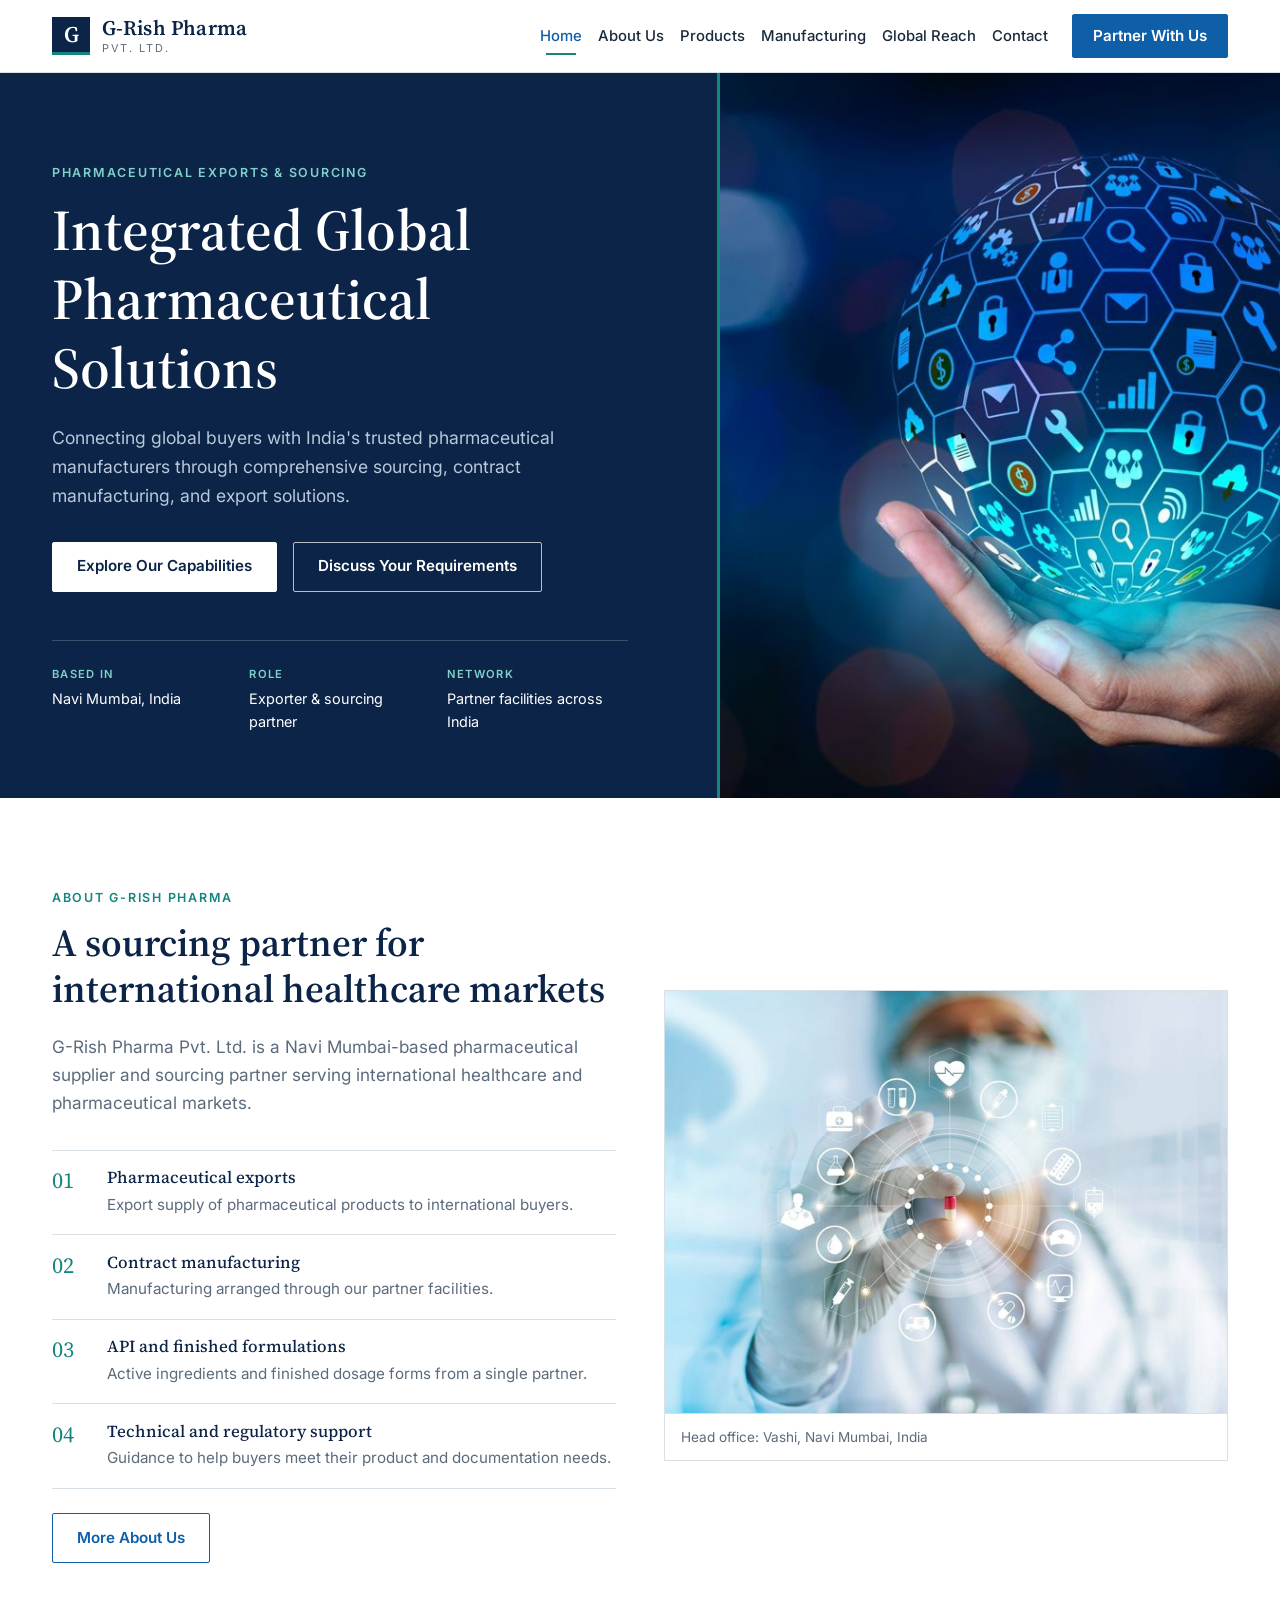
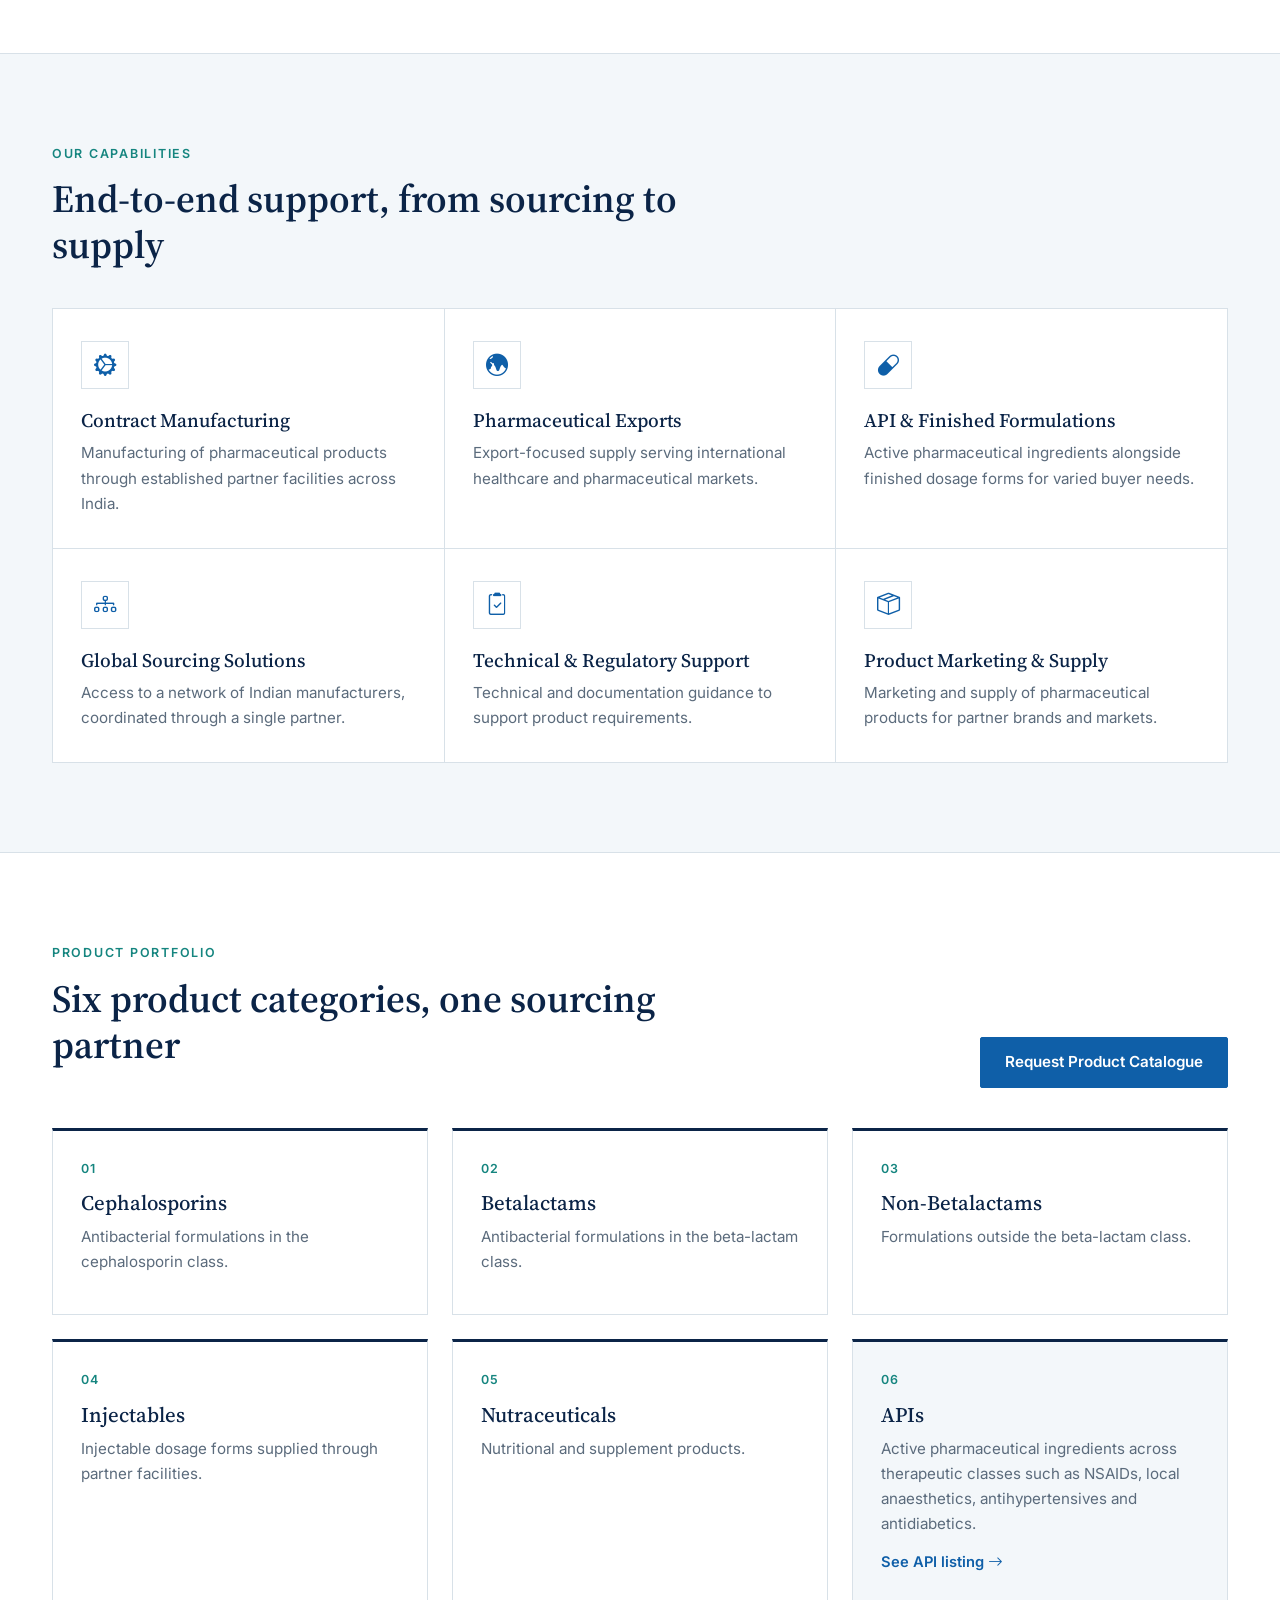
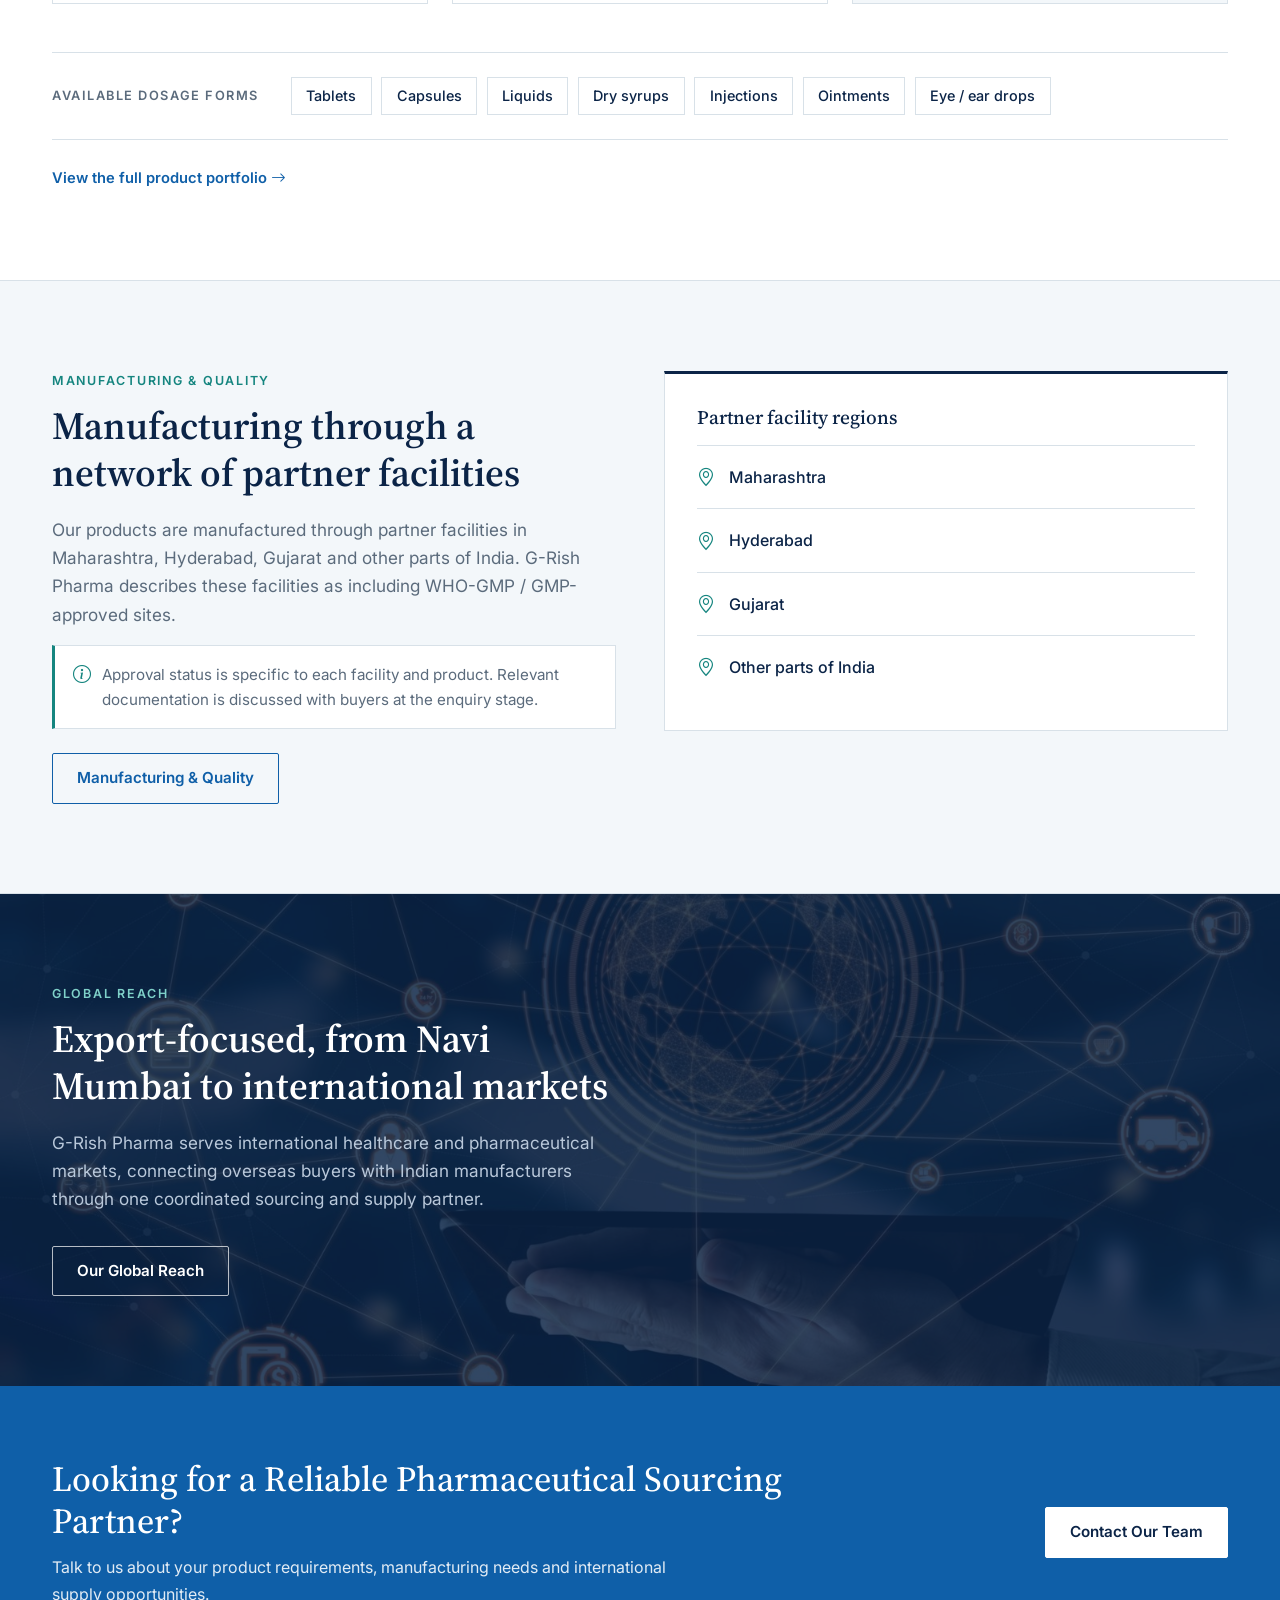
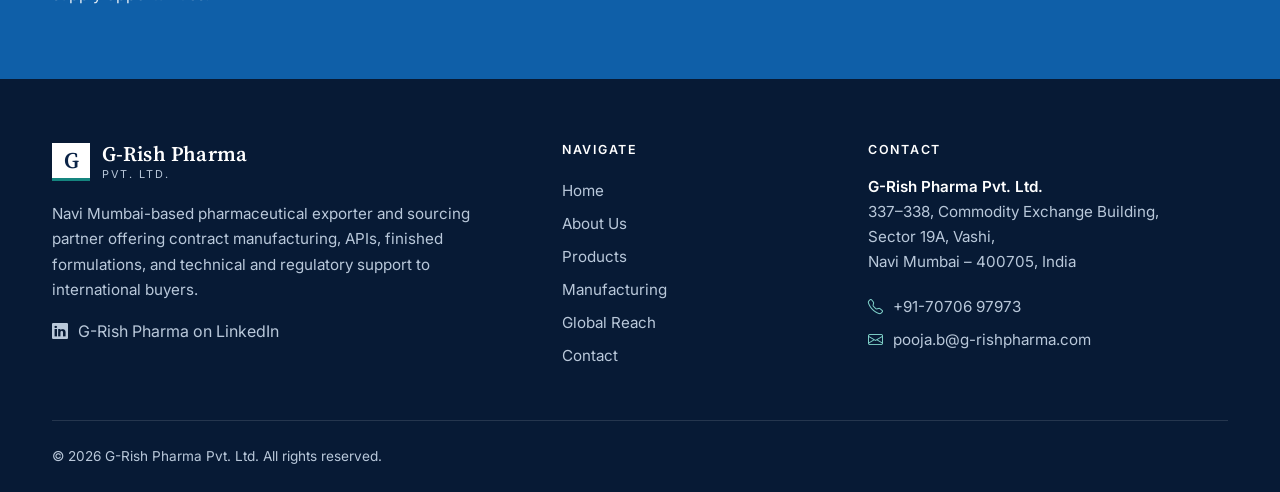
<file: index.html>
<!DOCTYPE html>
<html lang="en">
<head>
  <meta charset="UTF-8">
  <meta name="viewport" content="width=device-width, initial-scale=1">
  <title>G-Rish Pharma Pvt. Ltd. | Integrated Global Pharmaceutical Solutions</title>
  <meta name="description" content="G-Rish Pharma Pvt. Ltd. is a Navi Mumbai-based pharmaceutical exporter and sourcing partner offering contract manufacturing, APIs, finished formulations and export solutions.">
  <meta name="theme-color" content="#0b2447">
  <meta property="og:type" content="website">
  <meta property="og:title" content="G-Rish Pharma Pvt. Ltd. | Integrated Global Pharmaceutical Solutions">
  <meta property="og:description" content="G-Rish Pharma Pvt. Ltd. is a Navi Mumbai-based pharmaceutical exporter and sourcing partner offering contract manufacturing, APIs, finished formulations and export solutions.">
  <meta property="og:image" content="res/hero-global-network.jpg">
  <link rel="icon" href="data:image/svg+xml,%3Csvg xmlns='http://www.w3.org/2000/svg' viewBox='0 0 32 32'%3E%3Crect width='32' height='32' fill='%230b2447'/%3E%3Crect y='28' width='32' height='4' fill='%2315857f'/%3E%3Ctext x='16' y='23' font-family='Georgia,serif' font-size='20' font-weight='bold' text-anchor='middle' fill='white'%3EG%3C/text%3E%3C/svg%3E">
  <link rel="preconnect" href="https://fonts.googleapis.com">
  <link rel="preconnect" href="https://fonts.gstatic.com" crossorigin>
  <link href="https://fonts.googleapis.com/css2?family=Inter:wght@400;500;600&family=Source+Serif+4:opsz,wght@8..60,500;8..60,600&display=swap" rel="stylesheet">
  <link href="https://cdn.jsdelivr.net/npm/bootstrap@5.3.3/dist/css/bootstrap.min.css" rel="stylesheet">
  <link href="https://cdn.jsdelivr.net/npm/bootstrap-icons@1.11.3/font/bootstrap-icons.min.css" rel="stylesheet">
  <link href="css/grish.css" rel="stylesheet">
</head>
<body>
  <a class="skip-link" href="#main">Skip to content</a>
  <header class="site-header">
    <nav class="navbar navbar-expand-lg" aria-label="Primary">
      <div class="container">
        <a class="brand" href="index.html" aria-label="G-Rish Pharma Pvt. Ltd. home">
          <span class="brand__mark" aria-hidden="true">G</span>
          <span class="brand__text"><span class="brand__name">G-Rish Pharma</span><span class="brand__sub">Pvt. Ltd.</span></span>
        </a>
        <button class="navbar-toggler" type="button" data-bs-toggle="collapse" data-bs-target="#mainNav" aria-controls="mainNav" aria-expanded="false" aria-label="Toggle navigation">
          <span class="navbar-toggler-icon"></span>
        </button>
        <div class="collapse navbar-collapse" id="mainNav">
          <ul class="navbar-nav ms-lg-auto align-items-lg-center">
            <li class="nav-item"><a class="nav-link is-active" aria-current="page" href="index.html">Home</a></li>
            <li class="nav-item"><a class="nav-link" href="about.html">About Us</a></li>
            <li class="nav-item"><a class="nav-link" href="products.html">Products</a></li>
            <li class="nav-item"><a class="nav-link" href="manufacturing.html">Manufacturing</a></li>
            <li class="nav-item"><a class="nav-link" href="global-reach.html">Global Reach</a></li>
            <li class="nav-item"><a class="nav-link" href="contact.html">Contact</a></li>
            <li class="nav-item ms-lg-3 mt-3 mt-lg-0"><a class="btn btn-brand w-100" href="contact.html">Partner With Us</a></li>
          </ul>
        </div>
      </div>
    </nav>
  </header>

  <main id="main">
    <section class="hero" aria-labelledby="hero-title">
      <div class="container">
        <div class="row">
          <div class="col-lg-6">
            <div class="hero__content">
              <p class="eyebrow eyebrow--on-dark">Pharmaceutical exports &amp; sourcing</p>
              <h1 id="hero-title" class="hero__title">Integrated Global Pharmaceutical Solutions</h1>
              <p class="hero__lead">Connecting global buyers with India's trusted pharmaceutical manufacturers through comprehensive sourcing, contract manufacturing, and export solutions.</p>
              <div class="d-grid d-sm-flex gap-3">
                <a class="btn btn-light-brand" href="about.html#capabilities">Explore Our Capabilities</a>
                <a class="btn btn-outline-light-brand" href="#">Discuss Your Requirements</a>
              </div>
              <dl class="hero__facts">
                <div><dt>Based in</dt><dd>Navi Mumbai, India</dd></div>
                <div><dt>Role</dt><dd>Exporter &amp; sourcing partner</dd></div>
                <div><dt>Network</dt><dd>Partner facilities across India</dd></div>
              </dl>
            </div>
          </div>
        </div>
      </div>
      <div class="hero__media"><img src="res/hero-global-network.jpg" alt="Hand holding a glowing digital globe representing a global pharmaceutical network" width="1400" height="763" fetchpriority="high"></div>
    </section>

    <section class="section" aria-labelledby="about-title">
      <div class="container">
        <div class="row g-5 align-items-center">
          <div class="col-lg-6">
            <p class="eyebrow">About G-Rish Pharma</p>
            <h2 id="about-title" class="section__title">A sourcing partner for international healthcare markets</h2>
            <p class="lead-text">G-Rish Pharma Pvt. Ltd. is a Navi Mumbai-based pharmaceutical supplier and sourcing partner serving international healthcare and pharmaceutical markets.</p>
            <ul class="check-list">
              <li><span class="check-list__num">01</span><div><h3>Pharmaceutical exports</h3><p>Export supply of pharmaceutical products to international buyers.</p></div></li>
              <li><span class="check-list__num">02</span><div><h3>Contract manufacturing</h3><p>Manufacturing arranged through our partner facilities.</p></div></li>
              <li><span class="check-list__num">03</span><div><h3>API and finished formulations</h3><p>Active ingredients and finished dosage forms from a single partner.</p></div></li>
              <li><span class="check-list__num">04</span><div><h3>Technical and regulatory support</h3><p>Guidance to help buyers meet their product and documentation needs.</p></div></li>
            </ul>
            <a class="btn btn-outline-brand mt-4" href="about.html">More About Us</a>
          </div>
          <div class="col-lg-6">
            <figure class="media-frame"><img src="res/intro-healthcare-technology.jpg" alt="Healthcare professional interacting with a digital medical network interface" width="1200" height="570" loading="lazy"><figcaption>Head office: Vashi, Navi Mumbai, India</figcaption></figure>
          </div>
        </div>
      </div>
    </section>

    <section class="section section--surface" aria-labelledby="cap-title">
      <div class="container">
        <div class="section__head"><p class="eyebrow">Our capabilities</p><h2 id="cap-title" class="section__title">End-to-end support, from sourcing to supply</h2></div>
        <div class="grid-panel">
          <article class="grid-panel__item">
            <i class="bi bi-gear-wide-connected icon-tile" aria-hidden="true"></i>
            <h3>Contract Manufacturing</h3>
            <p>Manufacturing of pharmaceutical products through established partner facilities across India.</p>
          </article>
          <article class="grid-panel__item">
            <i class="bi bi-globe-central-south-asia icon-tile" aria-hidden="true"></i>
            <h3>Pharmaceutical Exports</h3>
            <p>Export-focused supply serving international healthcare and pharmaceutical markets.</p>
          </article>
          <article class="grid-panel__item">
            <i class="bi bi-capsule icon-tile" aria-hidden="true"></i>
            <h3>API &amp; Finished Formulations</h3>
            <p>Active pharmaceutical ingredients alongside finished dosage forms for varied buyer needs.</p>
          </article>
          <article class="grid-panel__item">
            <i class="bi bi-diagram-3 icon-tile" aria-hidden="true"></i>
            <h3>Global Sourcing Solutions</h3>
            <p>Access to a network of Indian manufacturers, coordinated through a single partner.</p>
          </article>
          <article class="grid-panel__item">
            <i class="bi bi-clipboard2-check icon-tile" aria-hidden="true"></i>
            <h3>Technical &amp; Regulatory Support</h3>
            <p>Technical and documentation guidance to support product requirements.</p>
          </article>
          <article class="grid-panel__item">
            <i class="bi bi-box-seam icon-tile" aria-hidden="true"></i>
            <h3>Product Marketing &amp; Supply</h3>
            <p>Marketing and supply of pharmaceutical products for partner brands and markets.</p>
          </article>
        </div>
      </div>
    </section>

    <section class="section" aria-labelledby="prod-title">
      <div class="container">
        <div class="section__head section__head--split">
          <div><p class="eyebrow">Product portfolio</p><h2 id="prod-title" class="section__title">Six product categories, one sourcing partner</h2></div>
          <a class="btn btn-brand" href="mailto:pooja.b@g-rishpharma.com?subject=Product%20Catalogue%20Request&amp;body=Hello%20G-Rish%20Pharma%20team%2C%0A%0APlease%20share%20your%20product%20catalogue.%0A%0ACompany%3A%20%0ACountry%3A%20%0AProducts%20of%20interest%3A%20">Request Product Catalogue</a>
        </div>
        <div class="row g-4">
          <div class="col-md-6 col-lg-4"><article class="cat-card"><span class="cat-card__num">01</span><h3>Cephalosporins</h3><p>Antibacterial formulations in the cephalosporin class.</p></article></div>
          <div class="col-md-6 col-lg-4"><article class="cat-card"><span class="cat-card__num">02</span><h3>Betalactams</h3><p>Antibacterial formulations in the beta-lactam class.</p></article></div>
          <div class="col-md-6 col-lg-4"><article class="cat-card"><span class="cat-card__num">03</span><h3>Non-Betalactams</h3><p>Formulations outside the beta-lactam class.</p></article></div>
          <div class="col-md-6 col-lg-4"><article class="cat-card"><span class="cat-card__num">04</span><h3>Injectables</h3><p>Injectable dosage forms supplied through partner facilities.</p></article></div>
          <div class="col-md-6 col-lg-4"><article class="cat-card"><span class="cat-card__num">05</span><h3>Nutraceuticals</h3><p>Nutritional and supplement products.</p></article></div>
          <div class="col-md-6 col-lg-4"><article class="cat-card cat-card--feature"><span class="cat-card__num">06</span><h3>APIs</h3><p>Active pharmaceutical ingredients across therapeutic classes such as NSAIDs, local anaesthetics, antihypertensives and antidiabetics.</p><a class="text-link" href="products.html#api-list">See API listing <i class="bi bi-arrow-right" aria-hidden="true"></i></a></article></div>
        </div>
        <div class="forms-band">
          <h3 class="forms-band__title">Available dosage forms</h3>
          <ul class="chip-list"><li>Tablets</li><li>Capsules</li><li>Liquids</li><li>Dry syrups</li><li>Injections</li><li>Ointments</li><li>Eye / ear drops</li></ul>
        </div>
        <p class="mt-4 mb-0"><a class="text-link" href="products.html">View the full product portfolio <i class="bi bi-arrow-right" aria-hidden="true"></i></a></p>
      </div>
    </section>

    <section class="section section--surface" aria-labelledby="mfg-title">
      <div class="container">
        <div class="row g-5 align-items-start">
          <div class="col-lg-6">
            <p class="eyebrow">Manufacturing &amp; quality</p>
            <h2 id="mfg-title" class="section__title">Manufacturing through a network of partner facilities</h2>
            <p class="lead-text">Our products are manufactured through partner facilities in Maharashtra, Hyderabad, Gujarat and other parts of India. G-Rish Pharma describes these facilities as including WHO-GMP / GMP-approved sites.</p>
            <p class="note"><i class="bi bi-info-circle" aria-hidden="true"></i><span>Approval status is specific to each facility and product. Relevant documentation is discussed with buyers at the enquiry stage.</span></p>
            <a class="btn btn-outline-brand mt-2" href="manufacturing.html">Manufacturing &amp; Quality</a>
          </div>
          <div class="col-lg-6">
            <div class="region-panel" role="group" aria-label="Partner facility regions">
              <h3 class="region-panel__title">Partner facility regions</h3>
              <ul class="region-list">
                <li><i class="bi bi-geo-alt" aria-hidden="true"></i><span>Maharashtra</span></li>
                <li><i class="bi bi-geo-alt" aria-hidden="true"></i><span>Hyderabad</span></li>
                <li><i class="bi bi-geo-alt" aria-hidden="true"></i><span>Gujarat</span></li>
                <li><i class="bi bi-geo-alt" aria-hidden="true"></i><span>Other parts of India</span></li>
              </ul>
            </div>
          </div>
        </div>
      </div>
    </section>

    <section class="global" aria-labelledby="global-title">
      <img class="global__bg" src="res/global-network.jpg" alt="" width="1600" height="1006" loading="lazy">
      <div class="container"><div class="row"><div class="col-lg-7 col-xl-6">
        <p class="eyebrow eyebrow--on-dark">Global reach</p>
        <h2 id="global-title" class="section__title section__title--light">Export-focused, from Navi Mumbai to international markets</h2>
        <p class="global__text">G-Rish Pharma serves international healthcare and pharmaceutical markets, connecting overseas buyers with Indian manufacturers through one coordinated sourcing and supply partner.</p>
        <a class="btn btn-outline-light-brand mt-3" href="global-reach.html">Our Global Reach</a>
      </div></div></div>
    </section>

    <section class="cta" aria-labelledby="cta-title">
      <div class="container">
        <div class="row align-items-center g-4">
          <div class="col-lg-8">
            <h2 id="cta-title" class="cta__title">Looking for a Reliable Pharmaceutical Sourcing Partner?</h2>
            <p class="cta__text">Talk to us about your product requirements, manufacturing needs and international supply opportunities.</p>
          </div>
          <div class="col-lg-4 text-lg-end">
            <a class="btn btn-light-brand" href="mailto:pooja.b@g-rishpharma.com?subject=Partnership%20enquiry%20-%20G-Rish%20Pharma&amp;body=Hello%20G-Rish%20Pharma%20team%2C%0A%0AI%20would%20like%20to%20discuss%3A%0A-%20Product%20requirements%3A%20%0A-%20Manufacturing%20needs%3A%20%0A-%20Target%20markets%3A%20%0A%0ACompany%3A%20%0AName%3A%20">Contact Our Team</a>
          </div>
        </div>
      </div>
    </section>
  </main>

  <footer class="site-footer">
    <div class="container">
      <div class="row g-5">
        <div class="col-lg-5">
          <a class="brand brand--light" href="index.html" aria-label="G-Rish Pharma Pvt. Ltd. home">
            <span class="brand__mark" aria-hidden="true">G</span>
            <span class="brand__text"><span class="brand__name">G-Rish Pharma</span><span class="brand__sub">Pvt. Ltd.</span></span>
          </a>
          <p class="footer__about">Navi Mumbai-based pharmaceutical exporter and sourcing partner offering contract manufacturing, APIs, finished formulations, and technical and regulatory support to international buyers.</p>
          <a class="footer__social" href="https://www.linkedin.com/company/g-rish-pharma-pvt-ltd/" target="_blank" rel="noopener"><i class="bi bi-linkedin" aria-hidden="true"></i> G-Rish Pharma on LinkedIn</a>
        </div>
        <div class="col-sm-6 col-lg-3">
          <h3 class="footer__title">Navigate</h3>
          <ul class="footer__links">
            <li><a href="index.html">Home</a></li>
            <li><a href="about.html">About Us</a></li>
            <li><a href="products.html">Products</a></li>
            <li><a href="manufacturing.html">Manufacturing</a></li>
            <li><a href="global-reach.html">Global Reach</a></li>
            <li><a href="contact.html">Contact</a></li>
          </ul>
        </div>
        <div class="col-sm-6 col-lg-4">
          <h3 class="footer__title">Contact</h3>
          <address class="footer__address">
            <strong>G-Rish Pharma Pvt. Ltd.</strong><br>
            337–338, Commodity Exchange Building,<br>
            Sector 19A, Vashi,<br>
            Navi Mumbai – 400705, India
          </address>
          <ul class="footer__links footer__links--contact">
            <li><i class="bi bi-telephone" aria-hidden="true"></i><a href="tel:+917070697973">+91-70706 97973</a></li>
            <li><i class="bi bi-envelope" aria-hidden="true"></i><a href="mailto:pooja.b@g-rishpharma.com">pooja.b@g-rishpharma.com</a></li>
          </ul>
        </div>
      </div>
      <div class="footer__bottom"><p>&copy; <span id="year">2026</span> G-Rish Pharma Pvt. Ltd. All rights reserved.</p></div>
    </div>
  </footer>

  <script src="https://cdn.jsdelivr.net/npm/bootstrap@5.3.3/dist/js/bootstrap.bundle.min.js"></script>
  <script src="js/main.js"></script>
</body>
</html>
</file>
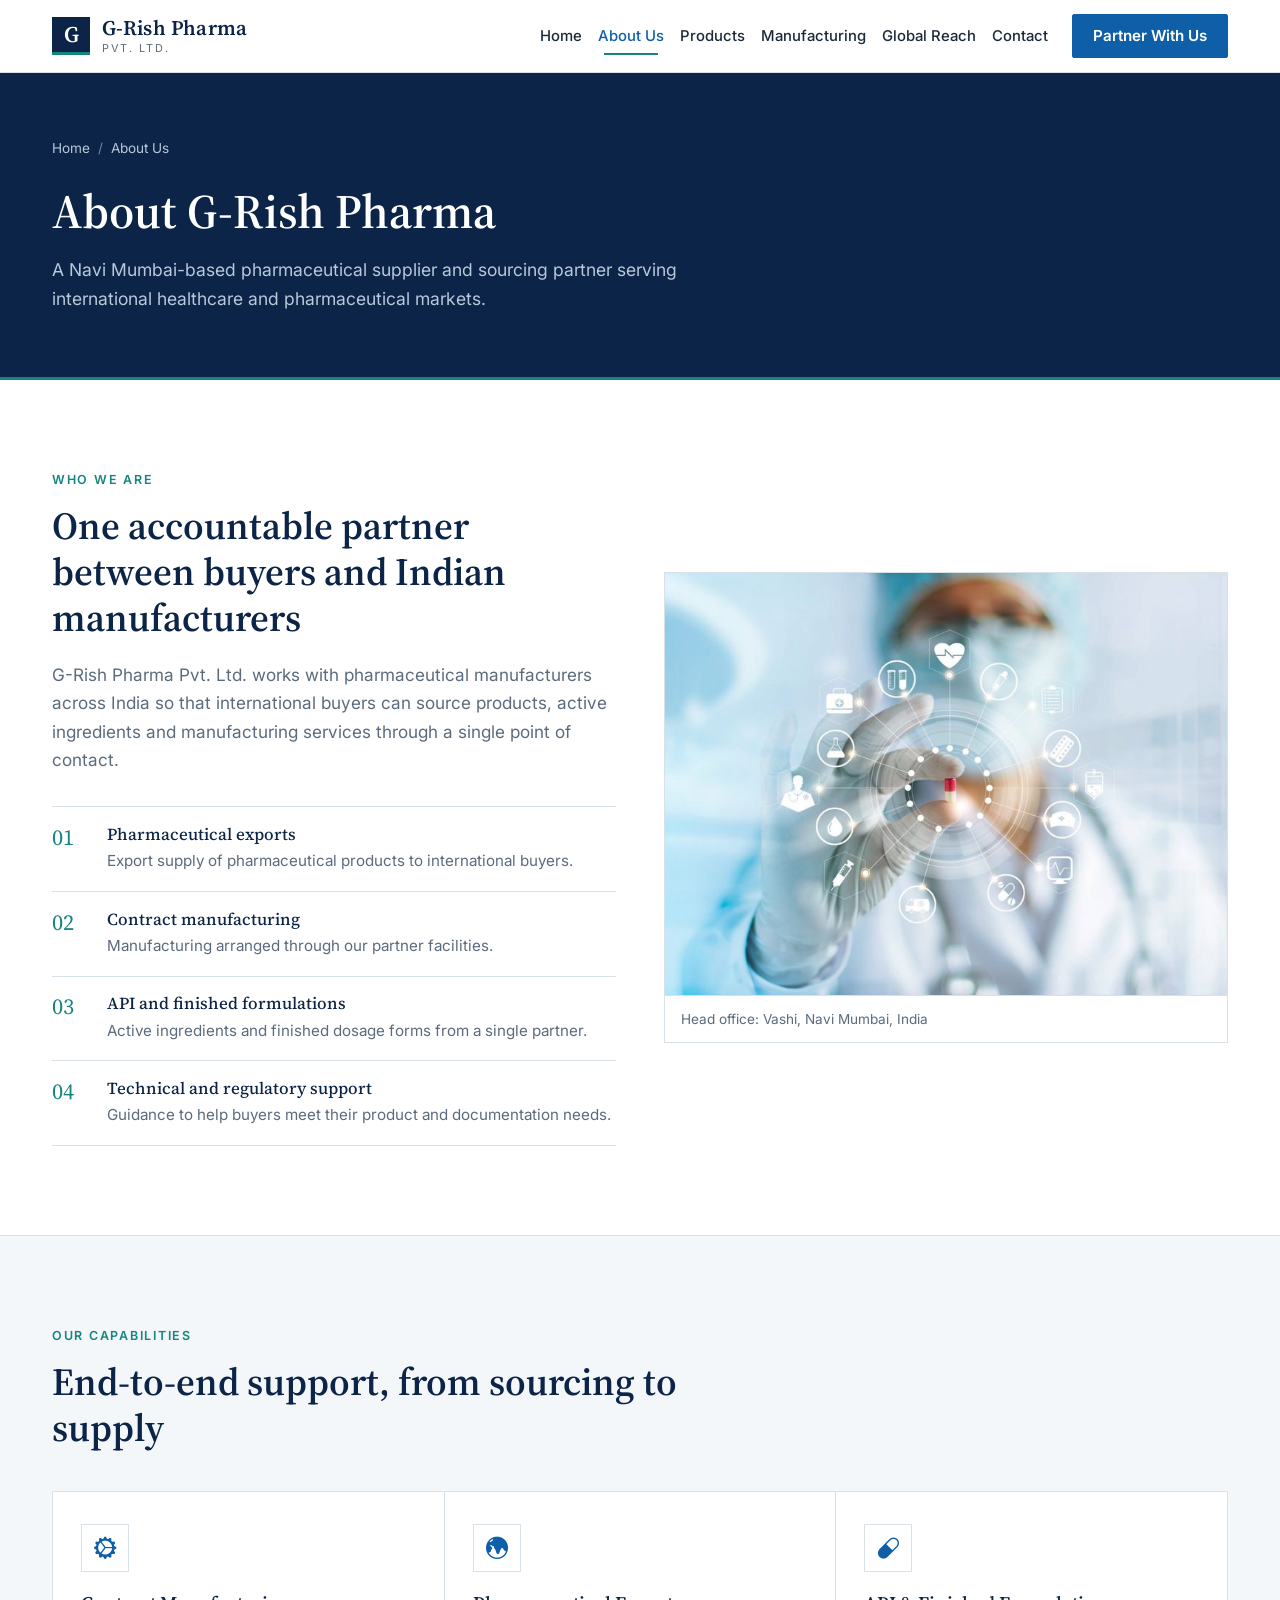
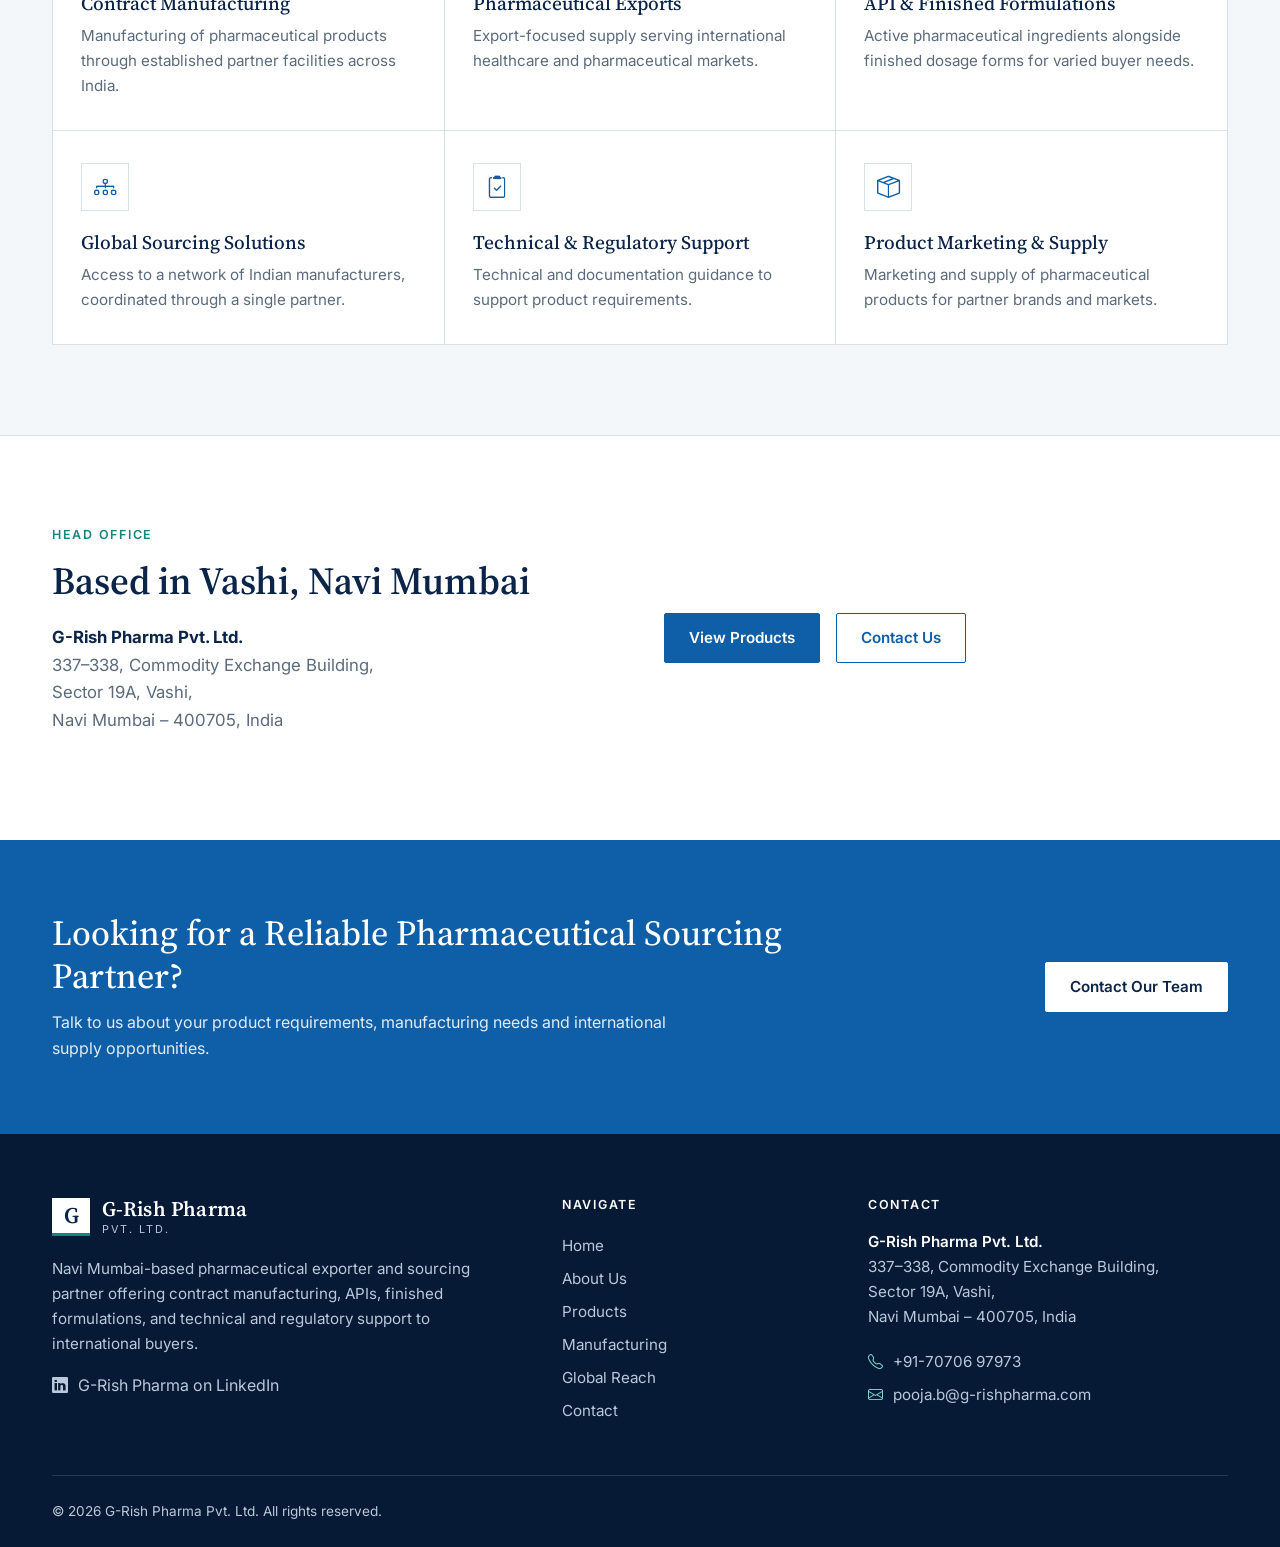
<file: about.html>
<!DOCTYPE html>
<html lang="en">
<head>
  <meta charset="UTF-8">
  <meta name="viewport" content="width=device-width, initial-scale=1">
  <title>About Us | G-Rish Pharma Pvt. Ltd.</title>
  <meta name="description" content="About G-Rish Pharma Pvt. Ltd., a Navi Mumbai-based pharmaceutical supplier and sourcing partner serving international healthcare and pharmaceutical markets.">
  <meta name="theme-color" content="#0b2447">
  <meta property="og:type" content="website">
  <meta property="og:title" content="About Us | G-Rish Pharma Pvt. Ltd.">
  <meta property="og:description" content="About G-Rish Pharma Pvt. Ltd., a Navi Mumbai-based pharmaceutical supplier and sourcing partner serving international healthcare and pharmaceutical markets.">
  <meta property="og:image" content="res/intro-healthcare-technology.jpg">
  <link rel="icon" href="data:image/svg+xml,%3Csvg xmlns='http://www.w3.org/2000/svg' viewBox='0 0 32 32'%3E%3Crect width='32' height='32' fill='%230b2447'/%3E%3Crect y='28' width='32' height='4' fill='%2315857f'/%3E%3Ctext x='16' y='23' font-family='Georgia,serif' font-size='20' font-weight='bold' text-anchor='middle' fill='white'%3EG%3C/text%3E%3C/svg%3E">
  <link rel="preconnect" href="https://fonts.googleapis.com">
  <link rel="preconnect" href="https://fonts.gstatic.com" crossorigin>
  <link href="https://fonts.googleapis.com/css2?family=Inter:wght@400;500;600&family=Source+Serif+4:opsz,wght@8..60,500;8..60,600&display=swap" rel="stylesheet">
  <link href="https://cdn.jsdelivr.net/npm/bootstrap@5.3.3/dist/css/bootstrap.min.css" rel="stylesheet">
  <link href="https://cdn.jsdelivr.net/npm/bootstrap-icons@1.11.3/font/bootstrap-icons.min.css" rel="stylesheet">
  <link href="css/grish.css" rel="stylesheet">
</head>
<body>
  <a class="skip-link" href="#main">Skip to content</a>
  <header class="site-header">
    <nav class="navbar navbar-expand-lg" aria-label="Primary">
      <div class="container">
        <a class="brand" href="index.html" aria-label="G-Rish Pharma Pvt. Ltd. home">
          <span class="brand__mark" aria-hidden="true">G</span>
          <span class="brand__text"><span class="brand__name">G-Rish Pharma</span><span class="brand__sub">Pvt. Ltd.</span></span>
        </a>
        <button class="navbar-toggler" type="button" data-bs-toggle="collapse" data-bs-target="#mainNav" aria-controls="mainNav" aria-expanded="false" aria-label="Toggle navigation">
          <span class="navbar-toggler-icon"></span>
        </button>
        <div class="collapse navbar-collapse" id="mainNav">
          <ul class="navbar-nav ms-lg-auto align-items-lg-center">
            <li class="nav-item"><a class="nav-link" href="index.html">Home</a></li>
            <li class="nav-item"><a class="nav-link is-active" aria-current="page" href="about.html">About Us</a></li>
            <li class="nav-item"><a class="nav-link" href="products.html">Products</a></li>
            <li class="nav-item"><a class="nav-link" href="manufacturing.html">Manufacturing</a></li>
            <li class="nav-item"><a class="nav-link" href="global-reach.html">Global Reach</a></li>
            <li class="nav-item"><a class="nav-link" href="contact.html">Contact</a></li>
            <li class="nav-item ms-lg-3 mt-3 mt-lg-0"><a class="btn btn-brand w-100" href="contact.html">Partner With Us</a></li>
          </ul>
        </div>
      </div>
    </nav>
  </header>

  <main id="main">
    <section class="page-hero" aria-labelledby="page-title">
      <div class="container">
        <nav aria-label="Breadcrumb"><ol class="crumbs"><li><a href="index.html">Home</a></li><li aria-current="page">About Us</li></ol></nav>
        <h1 id="page-title" class="page-hero__title">About G-Rish Pharma</h1>
        <p class="page-hero__lead">A Navi Mumbai-based pharmaceutical supplier and sourcing partner serving international healthcare and pharmaceutical markets.</p>
      </div>
    </section>
    <section class="section" aria-labelledby="who-title">
      <div class="container">
        <div class="row g-5 align-items-center">
          <div class="col-lg-6">
            <p class="eyebrow">Who we are</p>
            <h2 id="who-title" class="section__title">One accountable partner between buyers and Indian manufacturers</h2>
            <p class="lead-text">G-Rish Pharma Pvt. Ltd. works with pharmaceutical manufacturers across India so that international buyers can source products, active ingredients and manufacturing services through a single point of contact.</p>
            <ul class="check-list">
              <li><span class="check-list__num">01</span><div><h3>Pharmaceutical exports</h3><p>Export supply of pharmaceutical products to international buyers.</p></div></li>
              <li><span class="check-list__num">02</span><div><h3>Contract manufacturing</h3><p>Manufacturing arranged through our partner facilities.</p></div></li>
              <li><span class="check-list__num">03</span><div><h3>API and finished formulations</h3><p>Active ingredients and finished dosage forms from a single partner.</p></div></li>
              <li><span class="check-list__num">04</span><div><h3>Technical and regulatory support</h3><p>Guidance to help buyers meet their product and documentation needs.</p></div></li>
            </ul>
          </div>
          <div class="col-lg-6">
            <figure class="media-frame"><img src="res/intro-healthcare-technology.jpg" alt="Healthcare professional interacting with a digital medical network interface" width="1200" height="570" loading="lazy"><figcaption>Head office: Vashi, Navi Mumbai, India</figcaption></figure>
          </div>
        </div>
      </div>
    </section>

    <section class="section section--surface" id="capabilities" aria-labelledby="cap-title">
      <div class="container">
        <div class="section__head"><p class="eyebrow">Our capabilities</p><h2 id="cap-title" class="section__title">End-to-end support, from sourcing to supply</h2></div>
        <div class="grid-panel">
          <article class="grid-panel__item">
            <i class="bi bi-gear-wide-connected icon-tile" aria-hidden="true"></i>
            <h3>Contract Manufacturing</h3>
            <p>Manufacturing of pharmaceutical products through established partner facilities across India.</p>
          </article>
          <article class="grid-panel__item">
            <i class="bi bi-globe-central-south-asia icon-tile" aria-hidden="true"></i>
            <h3>Pharmaceutical Exports</h3>
            <p>Export-focused supply serving international healthcare and pharmaceutical markets.</p>
          </article>
          <article class="grid-panel__item">
            <i class="bi bi-capsule icon-tile" aria-hidden="true"></i>
            <h3>API &amp; Finished Formulations</h3>
            <p>Active pharmaceutical ingredients alongside finished dosage forms for varied buyer needs.</p>
          </article>
          <article class="grid-panel__item">
            <i class="bi bi-diagram-3 icon-tile" aria-hidden="true"></i>
            <h3>Global Sourcing Solutions</h3>
            <p>Access to a network of Indian manufacturers, coordinated through a single partner.</p>
          </article>
          <article class="grid-panel__item">
            <i class="bi bi-clipboard2-check icon-tile" aria-hidden="true"></i>
            <h3>Technical &amp; Regulatory Support</h3>
            <p>Technical and documentation guidance to support product requirements.</p>
          </article>
          <article class="grid-panel__item">
            <i class="bi bi-box-seam icon-tile" aria-hidden="true"></i>
            <h3>Product Marketing &amp; Supply</h3>
            <p>Marketing and supply of pharmaceutical products for partner brands and markets.</p>
          </article>
        </div>
      </div>
    </section>

    <section class="section" aria-labelledby="office-title">
      <div class="container">
        <div class="row g-5">
          <div class="col-lg-6">
            <p class="eyebrow">Head office</p>
            <h2 id="office-title" class="section__title">Based in Vashi, Navi Mumbai</h2>
            <address class="address-block">
              <strong>G-Rish Pharma Pvt. Ltd.</strong><br>
              337–338, Commodity Exchange Building,<br>
              Sector 19A, Vashi,<br>
              Navi Mumbai – 400705, India
            </address>
          </div>
          <div class="col-lg-6 d-flex align-items-center">
            <div class="d-grid d-sm-flex gap-3 w-100">
              <a class="btn btn-brand" href="products.html">View Products</a>
              <a class="btn btn-outline-brand" href="contact.html">Contact Us</a>
            </div>
          </div>
        </div>
      </div>
    </section>

    <section class="cta" aria-labelledby="cta-title">
      <div class="container">
        <div class="row align-items-center g-4">
          <div class="col-lg-8">
            <h2 id="cta-title" class="cta__title">Looking for a Reliable Pharmaceutical Sourcing Partner?</h2>
            <p class="cta__text">Talk to us about your product requirements, manufacturing needs and international supply opportunities.</p>
          </div>
          <div class="col-lg-4 text-lg-end">
            <a class="btn btn-light-brand" href="mailto:pooja.b@g-rishpharma.com?subject=Partnership%20enquiry%20-%20G-Rish%20Pharma&amp;body=Hello%20G-Rish%20Pharma%20team%2C%0A%0AI%20would%20like%20to%20discuss%3A%0A-%20Product%20requirements%3A%20%0A-%20Manufacturing%20needs%3A%20%0A-%20Target%20markets%3A%20%0A%0ACompany%3A%20%0AName%3A%20">Contact Our Team</a>
          </div>
        </div>
      </div>
    </section>
  </main>

  <footer class="site-footer">
    <div class="container">
      <div class="row g-5">
        <div class="col-lg-5">
          <a class="brand brand--light" href="index.html" aria-label="G-Rish Pharma Pvt. Ltd. home">
            <span class="brand__mark" aria-hidden="true">G</span>
            <span class="brand__text"><span class="brand__name">G-Rish Pharma</span><span class="brand__sub">Pvt. Ltd.</span></span>
          </a>
          <p class="footer__about">Navi Mumbai-based pharmaceutical exporter and sourcing partner offering contract manufacturing, APIs, finished formulations, and technical and regulatory support to international buyers.</p>
          <a class="footer__social" href="https://www.linkedin.com/company/g-rish-pharma-pvt-ltd/" target="_blank" rel="noopener"><i class="bi bi-linkedin" aria-hidden="true"></i> G-Rish Pharma on LinkedIn</a>
        </div>
        <div class="col-sm-6 col-lg-3">
          <h3 class="footer__title">Navigate</h3>
          <ul class="footer__links">
            <li><a href="index.html">Home</a></li>
            <li><a href="about.html">About Us</a></li>
            <li><a href="products.html">Products</a></li>
            <li><a href="manufacturing.html">Manufacturing</a></li>
            <li><a href="global-reach.html">Global Reach</a></li>
            <li><a href="contact.html">Contact</a></li>
          </ul>
        </div>
        <div class="col-sm-6 col-lg-4">
          <h3 class="footer__title">Contact</h3>
          <address class="footer__address">
            <strong>G-Rish Pharma Pvt. Ltd.</strong><br>
            337–338, Commodity Exchange Building,<br>
            Sector 19A, Vashi,<br>
            Navi Mumbai – 400705, India
          </address>
          <ul class="footer__links footer__links--contact">
            <li><i class="bi bi-telephone" aria-hidden="true"></i><a href="tel:+917070697973">+91-70706 97973</a></li>
            <li><i class="bi bi-envelope" aria-hidden="true"></i><a href="mailto:pooja.b@g-rishpharma.com">pooja.b@g-rishpharma.com</a></li>
          </ul>
        </div>
      </div>
      <div class="footer__bottom"><p>&copy; <span id="year">2026</span> G-Rish Pharma Pvt. Ltd. All rights reserved.</p></div>
    </div>
  </footer>

  <script src="https://cdn.jsdelivr.net/npm/bootstrap@5.3.3/dist/js/bootstrap.bundle.min.js"></script>
  <script src="js/main.js"></script>
</body>
</html>
</file>
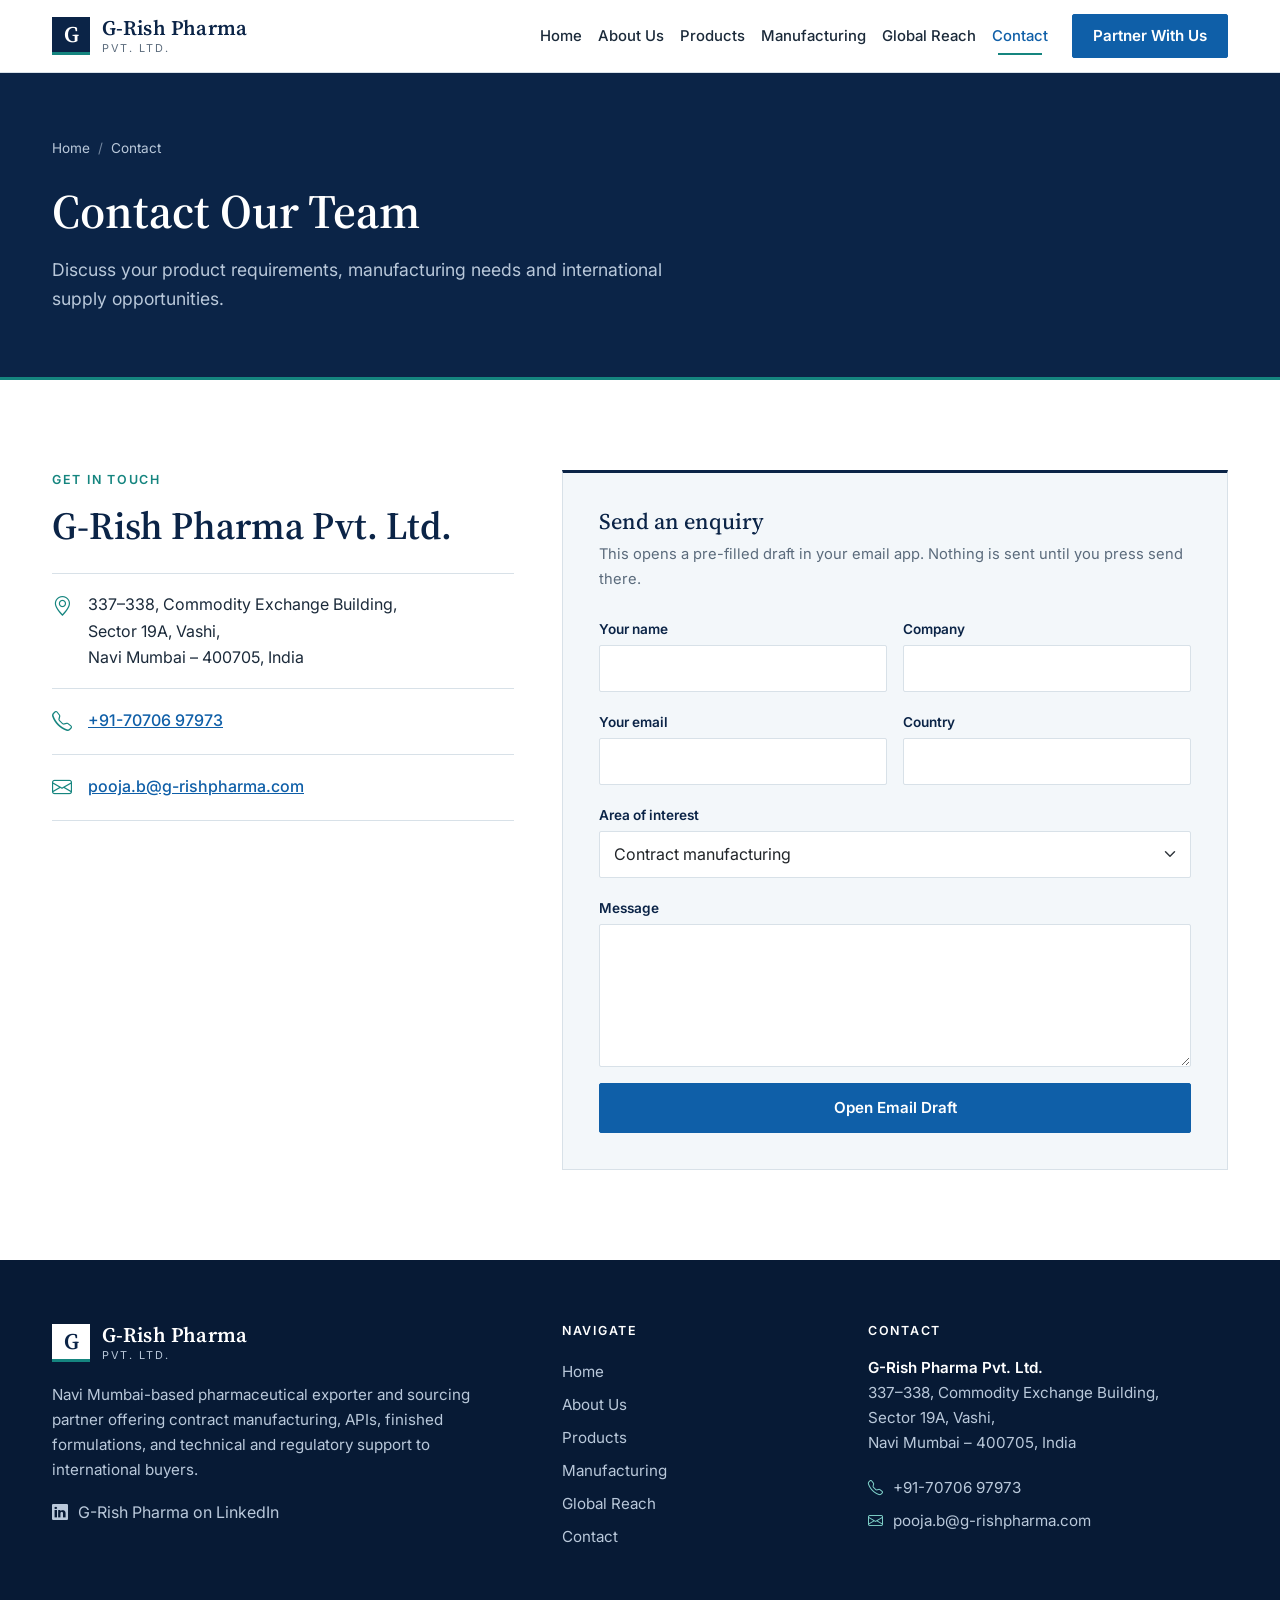
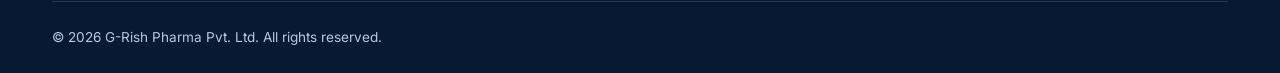
<file: contact.html>
<!DOCTYPE html>
<html lang="en">
<head>
  <meta charset="UTF-8">
  <meta name="viewport" content="width=device-width, initial-scale=1">
  <title>Contact | G-Rish Pharma Pvt. Ltd.</title>
  <meta name="description" content="Contact G-Rish Pharma Pvt. Ltd., Vashi, Navi Mumbai. Telephone +91-70706 97973, email pooja.b@g-rishpharma.com.">
  <meta name="theme-color" content="#0b2447">
  <meta property="og:type" content="website">
  <meta property="og:title" content="Contact | G-Rish Pharma Pvt. Ltd.">
  <meta property="og:description" content="Contact G-Rish Pharma Pvt. Ltd., Vashi, Navi Mumbai. Telephone +91-70706 97973, email pooja.b@g-rishpharma.com.">
  <meta property="og:image" content="res/hero-global-network.jpg">
  <link rel="icon" href="data:image/svg+xml,%3Csvg xmlns='http://www.w3.org/2000/svg' viewBox='0 0 32 32'%3E%3Crect width='32' height='32' fill='%230b2447'/%3E%3Crect y='28' width='32' height='4' fill='%2315857f'/%3E%3Ctext x='16' y='23' font-family='Georgia,serif' font-size='20' font-weight='bold' text-anchor='middle' fill='white'%3EG%3C/text%3E%3C/svg%3E">
  <link rel="preconnect" href="https://fonts.googleapis.com">
  <link rel="preconnect" href="https://fonts.gstatic.com" crossorigin>
  <link href="https://fonts.googleapis.com/css2?family=Inter:wght@400;500;600&family=Source+Serif+4:opsz,wght@8..60,500;8..60,600&display=swap" rel="stylesheet">
  <link href="https://cdn.jsdelivr.net/npm/bootstrap@5.3.3/dist/css/bootstrap.min.css" rel="stylesheet">
  <link href="https://cdn.jsdelivr.net/npm/bootstrap-icons@1.11.3/font/bootstrap-icons.min.css" rel="stylesheet">
  <link href="css/grish.css" rel="stylesheet">
</head>
<body>
  <a class="skip-link" href="#main">Skip to content</a>
  <header class="site-header">
    <nav class="navbar navbar-expand-lg" aria-label="Primary">
      <div class="container">
        <a class="brand" href="index.html" aria-label="G-Rish Pharma Pvt. Ltd. home">
          <span class="brand__mark" aria-hidden="true">G</span>
          <span class="brand__text"><span class="brand__name">G-Rish Pharma</span><span class="brand__sub">Pvt. Ltd.</span></span>
        </a>
        <button class="navbar-toggler" type="button" data-bs-toggle="collapse" data-bs-target="#mainNav" aria-controls="mainNav" aria-expanded="false" aria-label="Toggle navigation">
          <span class="navbar-toggler-icon"></span>
        </button>
        <div class="collapse navbar-collapse" id="mainNav">
          <ul class="navbar-nav ms-lg-auto align-items-lg-center">
            <li class="nav-item"><a class="nav-link" href="index.html">Home</a></li>
            <li class="nav-item"><a class="nav-link" href="about.html">About Us</a></li>
            <li class="nav-item"><a class="nav-link" href="products.html">Products</a></li>
            <li class="nav-item"><a class="nav-link" href="manufacturing.html">Manufacturing</a></li>
            <li class="nav-item"><a class="nav-link" href="global-reach.html">Global Reach</a></li>
            <li class="nav-item"><a class="nav-link is-active" aria-current="page" href="contact.html">Contact</a></li>
            <li class="nav-item ms-lg-3 mt-3 mt-lg-0"><a class="btn btn-brand w-100" href="contact.html">Partner With Us</a></li>
          </ul>
        </div>
      </div>
    </nav>
  </header>

  <main id="main">
    <section class="page-hero" aria-labelledby="page-title">
      <div class="container">
        <nav aria-label="Breadcrumb"><ol class="crumbs"><li><a href="index.html">Home</a></li><li aria-current="page">Contact</li></ol></nav>
        <h1 id="page-title" class="page-hero__title">Contact Our Team</h1>
        <p class="page-hero__lead">Discuss your product requirements, manufacturing needs and international supply opportunities.</p>
      </div>
    </section>
    <section class="section" aria-labelledby="contact-title">
      <div class="container">
        <div class="row g-5">
          <div class="col-lg-5">
            <p class="eyebrow">Get in touch</p>
            <h2 id="contact-title" class="section__title">G-Rish Pharma Pvt. Ltd.</h2>
            <ul class="contact-list">
              <li><i class="bi bi-geo-alt" aria-hidden="true"></i><address>337–338, Commodity Exchange Building,<br>Sector 19A, Vashi,<br>Navi Mumbai – 400705, India</address></li>
              <li><i class="bi bi-telephone" aria-hidden="true"></i><a href="tel:+917070697973">+91-70706 97973</a></li>
              <li><i class="bi bi-envelope" aria-hidden="true"></i><a href="mailto:pooja.b@g-rishpharma.com">pooja.b@g-rishpharma.com</a></li>
            </ul>
          </div>
          <div class="col-lg-7">
            <form class="enquiry" id="enquiry-form" novalidate>
              <h3 class="enquiry__title">Send an enquiry</h3>
              <p class="enquiry__note">This opens a pre-filled draft in your email app. Nothing is sent until you press send there.</p>
              <div class="row g-3">
                <div class="col-sm-6"><label class="form-label" for="f-name">Your name</label><input class="form-control" id="f-name" name="name" type="text" autocomplete="name" required></div>
                <div class="col-sm-6"><label class="form-label" for="f-company">Company</label><input class="form-control" id="f-company" name="company" type="text" autocomplete="organization"></div>
                <div class="col-sm-6"><label class="form-label" for="f-email">Your email</label><input class="form-control" id="f-email" name="email" type="email" autocomplete="email" required></div>
                <div class="col-sm-6"><label class="form-label" for="f-country">Country</label><input class="form-control" id="f-country" name="country" type="text" autocomplete="country-name"></div>
                <div class="col-12"><label class="form-label" for="f-interest">Area of interest</label>
                  <select class="form-select" id="f-interest" name="interest">
                    <option>Contract manufacturing</option><option>Pharmaceutical exports</option><option>APIs</option><option>Finished formulations</option><option>Technical &amp; regulatory support</option><option>Product catalogue</option><option>Other</option>
                  </select></div>
                <div class="col-12"><label class="form-label" for="f-message">Message</label><textarea class="form-control" id="f-message" name="message" rows="5" required></textarea></div>
                <div class="col-12"><p class="form-error" id="form-error" role="alert" hidden></p><button class="btn btn-brand w-100" type="submit">Open Email Draft</button></div>
              </div>
            </form>
          </div>
        </div>
      </div>
    </section>
  </main>

  <footer class="site-footer">
    <div class="container">
      <div class="row g-5">
        <div class="col-lg-5">
          <a class="brand brand--light" href="index.html" aria-label="G-Rish Pharma Pvt. Ltd. home">
            <span class="brand__mark" aria-hidden="true">G</span>
            <span class="brand__text"><span class="brand__name">G-Rish Pharma</span><span class="brand__sub">Pvt. Ltd.</span></span>
          </a>
          <p class="footer__about">Navi Mumbai-based pharmaceutical exporter and sourcing partner offering contract manufacturing, APIs, finished formulations, and technical and regulatory support to international buyers.</p>
          <a class="footer__social" href="https://www.linkedin.com/company/g-rish-pharma-pvt-ltd/" target="_blank" rel="noopener"><i class="bi bi-linkedin" aria-hidden="true"></i> G-Rish Pharma on LinkedIn</a>
        </div>
        <div class="col-sm-6 col-lg-3">
          <h3 class="footer__title">Navigate</h3>
          <ul class="footer__links">
            <li><a href="index.html">Home</a></li>
            <li><a href="about.html">About Us</a></li>
            <li><a href="products.html">Products</a></li>
            <li><a href="manufacturing.html">Manufacturing</a></li>
            <li><a href="global-reach.html">Global Reach</a></li>
            <li><a href="contact.html">Contact</a></li>
          </ul>
        </div>
        <div class="col-sm-6 col-lg-4">
          <h3 class="footer__title">Contact</h3>
          <address class="footer__address">
            <strong>G-Rish Pharma Pvt. Ltd.</strong><br>
            337–338, Commodity Exchange Building,<br>
            Sector 19A, Vashi,<br>
            Navi Mumbai – 400705, India
          </address>
          <ul class="footer__links footer__links--contact">
            <li><i class="bi bi-telephone" aria-hidden="true"></i><a href="tel:+917070697973">+91-70706 97973</a></li>
            <li><i class="bi bi-envelope" aria-hidden="true"></i><a href="mailto:pooja.b@g-rishpharma.com">pooja.b@g-rishpharma.com</a></li>
          </ul>
        </div>
      </div>
      <div class="footer__bottom"><p>&copy; <span id="year">2026</span> G-Rish Pharma Pvt. Ltd. All rights reserved.</p></div>
    </div>
  </footer>

  <script src="https://cdn.jsdelivr.net/npm/bootstrap@5.3.3/dist/js/bootstrap.bundle.min.js"></script>
  <script src="js/main.js"></script>
</body>
</html>
</file>
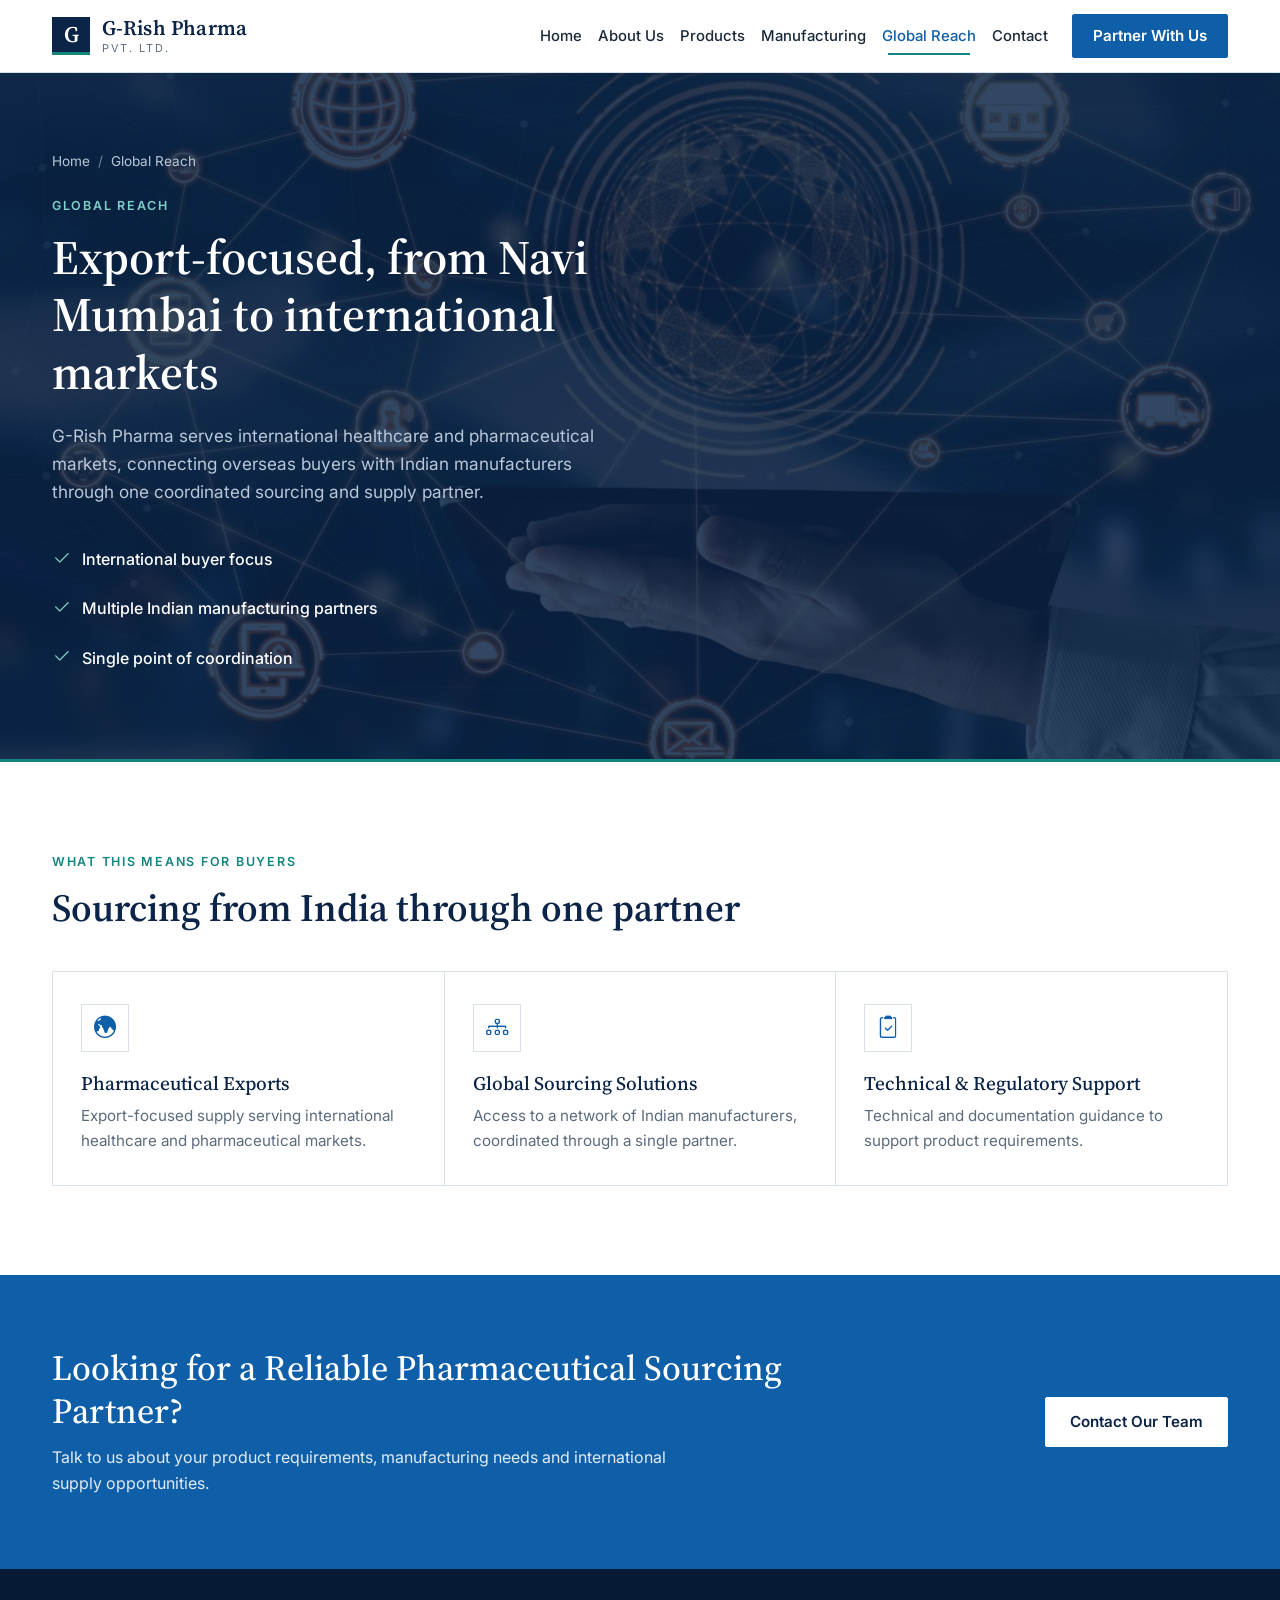
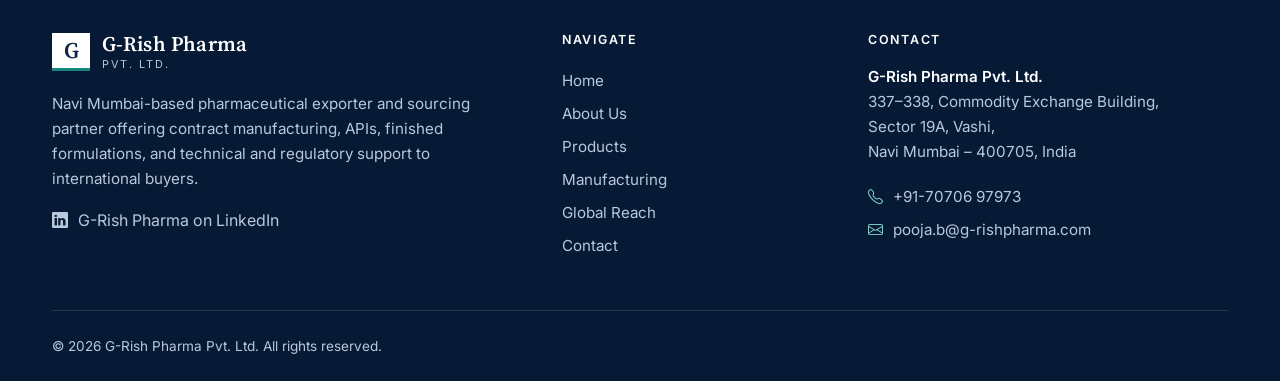
<file: global-reach.html>
<!DOCTYPE html>
<html lang="en">
<head>
  <meta charset="UTF-8">
  <meta name="viewport" content="width=device-width, initial-scale=1">
  <title>Global Reach | G-Rish Pharma Pvt. Ltd.</title>
  <meta name="description" content="G-Rish Pharma is an export-focused pharmaceutical sourcing partner based in Navi Mumbai, serving international healthcare and pharmaceutical markets.">
  <meta name="theme-color" content="#0b2447">
  <meta property="og:type" content="website">
  <meta property="og:title" content="Global Reach | G-Rish Pharma Pvt. Ltd.">
  <meta property="og:description" content="G-Rish Pharma is an export-focused pharmaceutical sourcing partner based in Navi Mumbai, serving international healthcare and pharmaceutical markets.">
  <meta property="og:image" content="res/global-network.jpg">
  <link rel="icon" href="data:image/svg+xml,%3Csvg xmlns='http://www.w3.org/2000/svg' viewBox='0 0 32 32'%3E%3Crect width='32' height='32' fill='%230b2447'/%3E%3Crect y='28' width='32' height='4' fill='%2315857f'/%3E%3Ctext x='16' y='23' font-family='Georgia,serif' font-size='20' font-weight='bold' text-anchor='middle' fill='white'%3EG%3C/text%3E%3C/svg%3E">
  <link rel="preconnect" href="https://fonts.googleapis.com">
  <link rel="preconnect" href="https://fonts.gstatic.com" crossorigin>
  <link href="https://fonts.googleapis.com/css2?family=Inter:wght@400;500;600&family=Source+Serif+4:opsz,wght@8..60,500;8..60,600&display=swap" rel="stylesheet">
  <link href="https://cdn.jsdelivr.net/npm/bootstrap@5.3.3/dist/css/bootstrap.min.css" rel="stylesheet">
  <link href="https://cdn.jsdelivr.net/npm/bootstrap-icons@1.11.3/font/bootstrap-icons.min.css" rel="stylesheet">
  <link href="css/grish.css" rel="stylesheet">
</head>
<body>
  <a class="skip-link" href="#main">Skip to content</a>
  <header class="site-header">
    <nav class="navbar navbar-expand-lg" aria-label="Primary">
      <div class="container">
        <a class="brand" href="index.html" aria-label="G-Rish Pharma Pvt. Ltd. home">
          <span class="brand__mark" aria-hidden="true">G</span>
          <span class="brand__text"><span class="brand__name">G-Rish Pharma</span><span class="brand__sub">Pvt. Ltd.</span></span>
        </a>
        <button class="navbar-toggler" type="button" data-bs-toggle="collapse" data-bs-target="#mainNav" aria-controls="mainNav" aria-expanded="false" aria-label="Toggle navigation">
          <span class="navbar-toggler-icon"></span>
        </button>
        <div class="collapse navbar-collapse" id="mainNav">
          <ul class="navbar-nav ms-lg-auto align-items-lg-center">
            <li class="nav-item"><a class="nav-link" href="index.html">Home</a></li>
            <li class="nav-item"><a class="nav-link" href="about.html">About Us</a></li>
            <li class="nav-item"><a class="nav-link" href="products.html">Products</a></li>
            <li class="nav-item"><a class="nav-link" href="manufacturing.html">Manufacturing</a></li>
            <li class="nav-item"><a class="nav-link is-active" aria-current="page" href="global-reach.html">Global Reach</a></li>
            <li class="nav-item"><a class="nav-link" href="contact.html">Contact</a></li>
            <li class="nav-item ms-lg-3 mt-3 mt-lg-0"><a class="btn btn-brand w-100" href="contact.html">Partner With Us</a></li>
          </ul>
        </div>
      </div>
    </nav>
  </header>

  <main id="main">
    <section class="global global--page" aria-labelledby="page-title">
      <img class="global__bg" src="res/global-network.jpg" alt="" width="1600" height="1006" fetchpriority="high">
      <div class="container">
        <nav aria-label="Breadcrumb"><ol class="crumbs crumbs--light"><li><a href="index.html">Home</a></li><li aria-current="page">Global Reach</li></ol></nav>
        <div class="row"><div class="col-lg-7 col-xl-6">
          <p class="eyebrow eyebrow--on-dark">Global reach</p>
          <h1 id="page-title" class="section__title section__title--light page-hero__title">Export-focused, from Navi Mumbai to international markets</h1>
          <p class="global__text">G-Rish Pharma serves international healthcare and pharmaceutical markets, connecting overseas buyers with Indian manufacturers through one coordinated sourcing and supply partner.</p>
            <ul class="global__points">
              <li><i class="bi bi-check2" aria-hidden="true"></i>International buyer focus</li>
              <li><i class="bi bi-check2" aria-hidden="true"></i>Multiple Indian manufacturing partners</li>
              <li><i class="bi bi-check2" aria-hidden="true"></i>Single point of coordination</li>
            </ul>
        </div></div>
      </div>
    </section>

    <section class="section" aria-labelledby="serve-title">
      <div class="container">
        <div class="section__head"><p class="eyebrow">What this means for buyers</p><h2 id="serve-title" class="section__title">Sourcing from India through one partner</h2></div>
        <div class="grid-panel">
          <article class="grid-panel__item"><i class="bi bi-globe-central-south-asia icon-tile" aria-hidden="true"></i><h3>Pharmaceutical Exports</h3><p>Export-focused supply serving international healthcare and pharmaceutical markets.</p></article>
          <article class="grid-panel__item"><i class="bi bi-diagram-3 icon-tile" aria-hidden="true"></i><h3>Global Sourcing Solutions</h3><p>Access to a network of Indian manufacturers, coordinated through a single partner.</p></article>
          <article class="grid-panel__item"><i class="bi bi-clipboard2-check icon-tile" aria-hidden="true"></i><h3>Technical &amp; Regulatory Support</h3><p>Technical and documentation guidance to support product requirements.</p></article>
        </div>
      </div>
    </section>

    <section class="cta" aria-labelledby="cta-title">
      <div class="container">
        <div class="row align-items-center g-4">
          <div class="col-lg-8">
            <h2 id="cta-title" class="cta__title">Looking for a Reliable Pharmaceutical Sourcing Partner?</h2>
            <p class="cta__text">Talk to us about your product requirements, manufacturing needs and international supply opportunities.</p>
          </div>
          <div class="col-lg-4 text-lg-end">
            <a class="btn btn-light-brand" href="mailto:pooja.b@g-rishpharma.com?subject=Partnership%20enquiry%20-%20G-Rish%20Pharma&amp;body=Hello%20G-Rish%20Pharma%20team%2C%0A%0AI%20would%20like%20to%20discuss%3A%0A-%20Product%20requirements%3A%20%0A-%20Manufacturing%20needs%3A%20%0A-%20Target%20markets%3A%20%0A%0ACompany%3A%20%0AName%3A%20">Contact Our Team</a>
          </div>
        </div>
      </div>
    </section>
  </main>

  <footer class="site-footer">
    <div class="container">
      <div class="row g-5">
        <div class="col-lg-5">
          <a class="brand brand--light" href="index.html" aria-label="G-Rish Pharma Pvt. Ltd. home">
            <span class="brand__mark" aria-hidden="true">G</span>
            <span class="brand__text"><span class="brand__name">G-Rish Pharma</span><span class="brand__sub">Pvt. Ltd.</span></span>
          </a>
          <p class="footer__about">Navi Mumbai-based pharmaceutical exporter and sourcing partner offering contract manufacturing, APIs, finished formulations, and technical and regulatory support to international buyers.</p>
          <a class="footer__social" href="https://www.linkedin.com/company/g-rish-pharma-pvt-ltd/" target="_blank" rel="noopener"><i class="bi bi-linkedin" aria-hidden="true"></i> G-Rish Pharma on LinkedIn</a>
        </div>
        <div class="col-sm-6 col-lg-3">
          <h3 class="footer__title">Navigate</h3>
          <ul class="footer__links">
            <li><a href="index.html">Home</a></li>
            <li><a href="about.html">About Us</a></li>
            <li><a href="products.html">Products</a></li>
            <li><a href="manufacturing.html">Manufacturing</a></li>
            <li><a href="global-reach.html">Global Reach</a></li>
            <li><a href="contact.html">Contact</a></li>
          </ul>
        </div>
        <div class="col-sm-6 col-lg-4">
          <h3 class="footer__title">Contact</h3>
          <address class="footer__address">
            <strong>G-Rish Pharma Pvt. Ltd.</strong><br>
            337–338, Commodity Exchange Building,<br>
            Sector 19A, Vashi,<br>
            Navi Mumbai – 400705, India
          </address>
          <ul class="footer__links footer__links--contact">
            <li><i class="bi bi-telephone" aria-hidden="true"></i><a href="tel:+917070697973">+91-70706 97973</a></li>
            <li><i class="bi bi-envelope" aria-hidden="true"></i><a href="mailto:pooja.b@g-rishpharma.com">pooja.b@g-rishpharma.com</a></li>
          </ul>
        </div>
      </div>
      <div class="footer__bottom"><p>&copy; <span id="year">2026</span> G-Rish Pharma Pvt. Ltd. All rights reserved.</p></div>
    </div>
  </footer>

  <script src="https://cdn.jsdelivr.net/npm/bootstrap@5.3.3/dist/js/bootstrap.bundle.min.js"></script>
  <script src="js/main.js"></script>
</body>
</html>
</file>
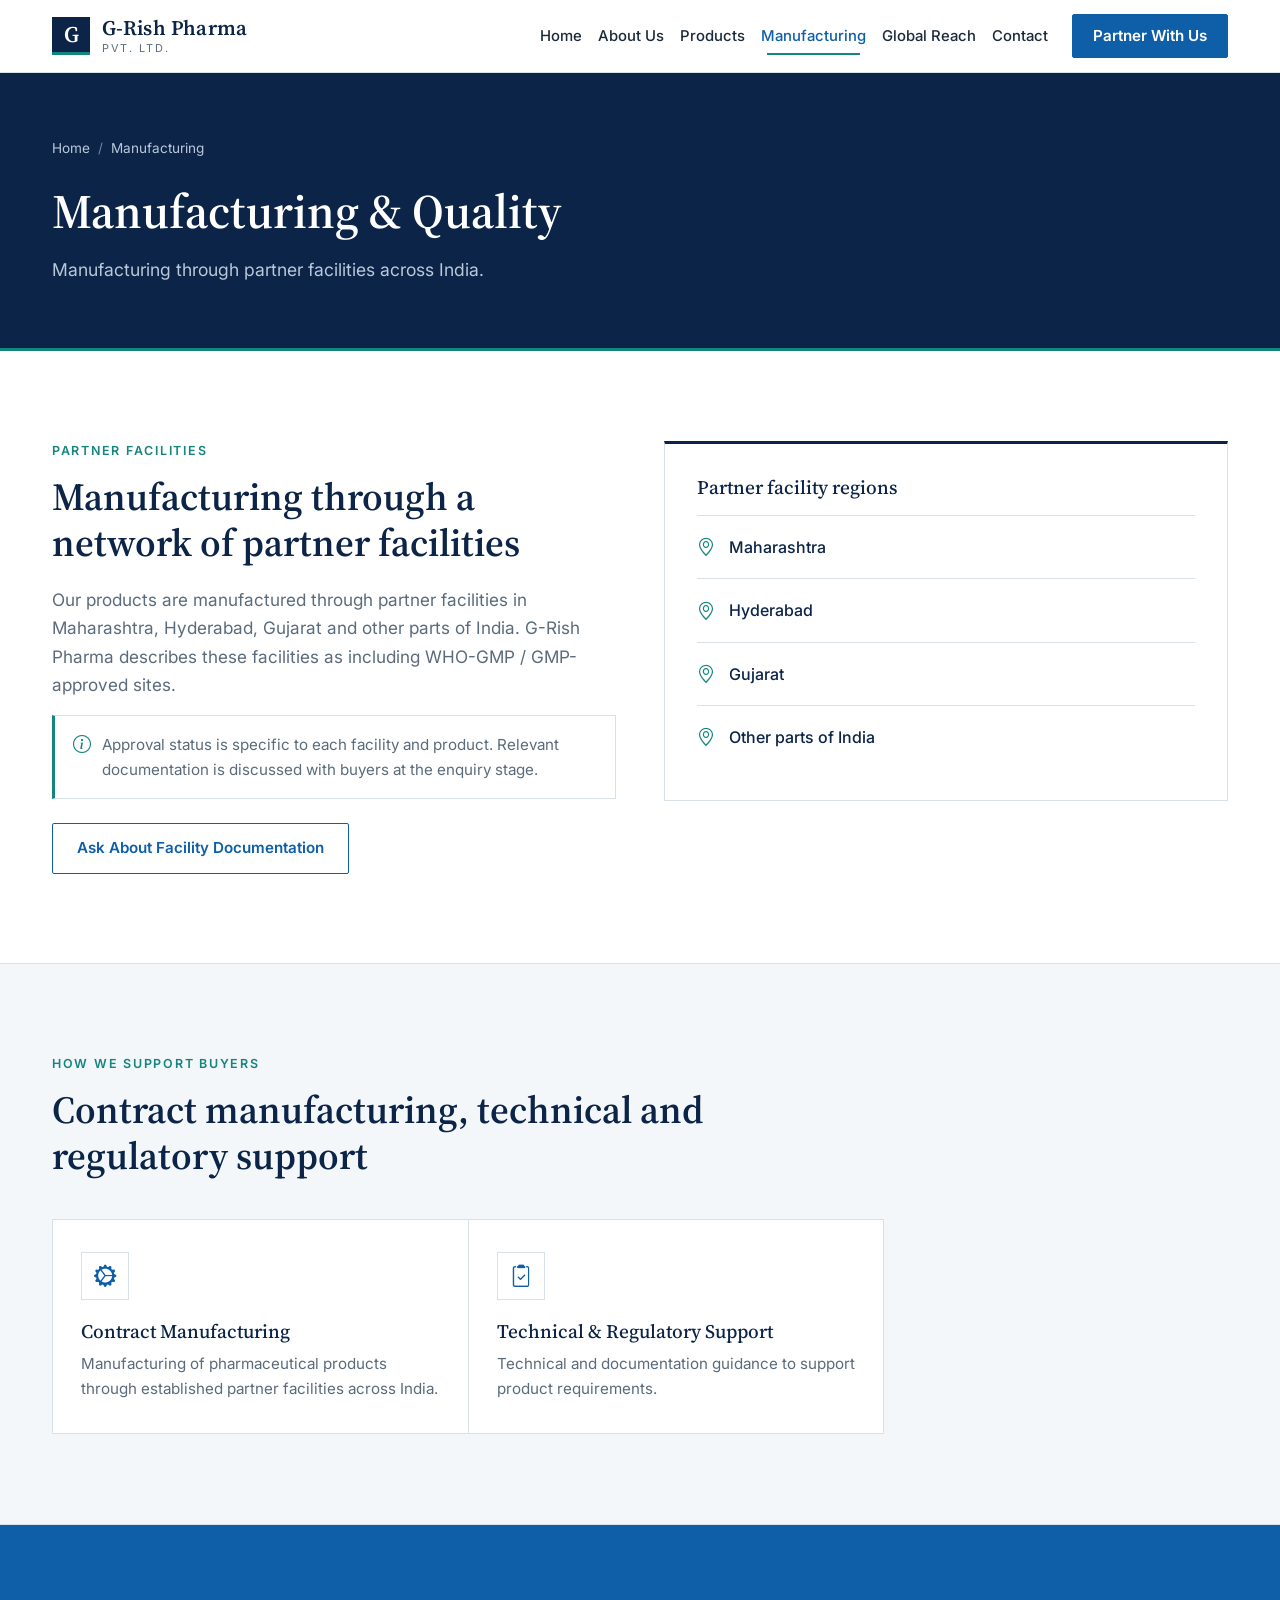
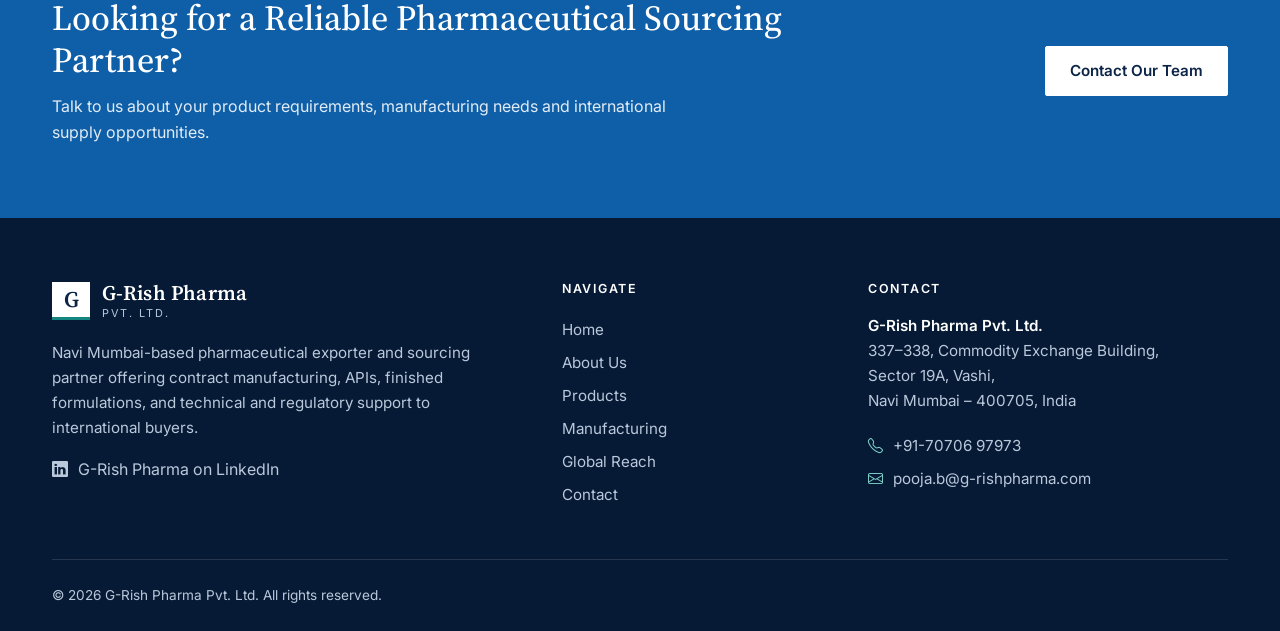
<file: manufacturing.html>
<!DOCTYPE html>
<html lang="en">
<head>
  <meta charset="UTF-8">
  <meta name="viewport" content="width=device-width, initial-scale=1">
  <title>Manufacturing &amp; Quality | G-Rish Pharma Pvt. Ltd.</title>
  <meta name="description" content="G-Rish Pharma sources products through partner manufacturing facilities in Maharashtra, Hyderabad, Gujarat and other parts of India.">
  <meta name="theme-color" content="#0b2447">
  <meta property="og:type" content="website">
  <meta property="og:title" content="Manufacturing &amp; Quality | G-Rish Pharma Pvt. Ltd.">
  <meta property="og:description" content="G-Rish Pharma sources products through partner manufacturing facilities in Maharashtra, Hyderabad, Gujarat and other parts of India.">
  <meta property="og:image" content="res/hero-global-network.jpg">
  <link rel="icon" href="data:image/svg+xml,%3Csvg xmlns='http://www.w3.org/2000/svg' viewBox='0 0 32 32'%3E%3Crect width='32' height='32' fill='%230b2447'/%3E%3Crect y='28' width='32' height='4' fill='%2315857f'/%3E%3Ctext x='16' y='23' font-family='Georgia,serif' font-size='20' font-weight='bold' text-anchor='middle' fill='white'%3EG%3C/text%3E%3C/svg%3E">
  <link rel="preconnect" href="https://fonts.googleapis.com">
  <link rel="preconnect" href="https://fonts.gstatic.com" crossorigin>
  <link href="https://fonts.googleapis.com/css2?family=Inter:wght@400;500;600&family=Source+Serif+4:opsz,wght@8..60,500;8..60,600&display=swap" rel="stylesheet">
  <link href="https://cdn.jsdelivr.net/npm/bootstrap@5.3.3/dist/css/bootstrap.min.css" rel="stylesheet">
  <link href="https://cdn.jsdelivr.net/npm/bootstrap-icons@1.11.3/font/bootstrap-icons.min.css" rel="stylesheet">
  <link href="css/grish.css" rel="stylesheet">
</head>
<body>
  <a class="skip-link" href="#main">Skip to content</a>
  <header class="site-header">
    <nav class="navbar navbar-expand-lg" aria-label="Primary">
      <div class="container">
        <a class="brand" href="index.html" aria-label="G-Rish Pharma Pvt. Ltd. home">
          <span class="brand__mark" aria-hidden="true">G</span>
          <span class="brand__text"><span class="brand__name">G-Rish Pharma</span><span class="brand__sub">Pvt. Ltd.</span></span>
        </a>
        <button class="navbar-toggler" type="button" data-bs-toggle="collapse" data-bs-target="#mainNav" aria-controls="mainNav" aria-expanded="false" aria-label="Toggle navigation">
          <span class="navbar-toggler-icon"></span>
        </button>
        <div class="collapse navbar-collapse" id="mainNav">
          <ul class="navbar-nav ms-lg-auto align-items-lg-center">
            <li class="nav-item"><a class="nav-link" href="index.html">Home</a></li>
            <li class="nav-item"><a class="nav-link" href="about.html">About Us</a></li>
            <li class="nav-item"><a class="nav-link" href="products.html">Products</a></li>
            <li class="nav-item"><a class="nav-link is-active" aria-current="page" href="manufacturing.html">Manufacturing</a></li>
            <li class="nav-item"><a class="nav-link" href="global-reach.html">Global Reach</a></li>
            <li class="nav-item"><a class="nav-link" href="contact.html">Contact</a></li>
            <li class="nav-item ms-lg-3 mt-3 mt-lg-0"><a class="btn btn-brand w-100" href="contact.html">Partner With Us</a></li>
          </ul>
        </div>
      </div>
    </nav>
  </header>

  <main id="main">
    <section class="page-hero" aria-labelledby="page-title">
      <div class="container">
        <nav aria-label="Breadcrumb"><ol class="crumbs"><li><a href="index.html">Home</a></li><li aria-current="page">Manufacturing</li></ol></nav>
        <h1 id="page-title" class="page-hero__title">Manufacturing &amp; Quality</h1>
        <p class="page-hero__lead">Manufacturing through partner facilities across India.</p>
      </div>
    </section>
    <section class="section" aria-labelledby="mfg-title">
      <div class="container">
        <div class="row g-5 align-items-start">
          <div class="col-lg-6">
            <p class="eyebrow">Partner facilities</p>
            <h2 id="mfg-title" class="section__title">Manufacturing through a network of partner facilities</h2>
            <p class="lead-text">Our products are manufactured through partner facilities in Maharashtra, Hyderabad, Gujarat and other parts of India. G-Rish Pharma describes these facilities as including WHO-GMP / GMP-approved sites.</p>
            <p class="note"><i class="bi bi-info-circle" aria-hidden="true"></i><span>Approval status is specific to each facility and product. Relevant documentation is discussed with buyers at the enquiry stage.</span></p>
            <a class="btn btn-outline-brand mt-2" href="mailto:pooja.b@g-rishpharma.com?subject=Manufacturing%20and%20quality%20documentation">Ask About Facility Documentation</a>
          </div>
          <div class="col-lg-6">
            <div class="region-panel" role="group" aria-label="Partner facility regions">
              <h3 class="region-panel__title">Partner facility regions</h3>
              <ul class="region-list">
                <li><i class="bi bi-geo-alt" aria-hidden="true"></i><span>Maharashtra</span></li>
                <li><i class="bi bi-geo-alt" aria-hidden="true"></i><span>Hyderabad</span></li>
                <li><i class="bi bi-geo-alt" aria-hidden="true"></i><span>Gujarat</span></li>
                <li><i class="bi bi-geo-alt" aria-hidden="true"></i><span>Other parts of India</span></li>
              </ul>
            </div>
          </div>
        </div>
      </div>
    </section>

    <section class="section section--surface" aria-labelledby="support-title">
      <div class="container">
        <div class="section__head"><p class="eyebrow">How we support buyers</p><h2 id="support-title" class="section__title">Contract manufacturing, technical and regulatory support</h2></div>
        <div class="grid-panel grid-panel--two">
          <article class="grid-panel__item"><i class="bi bi-gear-wide-connected icon-tile" aria-hidden="true"></i><h3>Contract Manufacturing</h3><p>Manufacturing of pharmaceutical products through established partner facilities across India.</p></article>
          <article class="grid-panel__item"><i class="bi bi-clipboard2-check icon-tile" aria-hidden="true"></i><h3>Technical &amp; Regulatory Support</h3><p>Technical and documentation guidance to support product requirements.</p></article>
        </div>
      </div>
    </section>

    <section class="cta" aria-labelledby="cta-title">
      <div class="container">
        <div class="row align-items-center g-4">
          <div class="col-lg-8">
            <h2 id="cta-title" class="cta__title">Looking for a Reliable Pharmaceutical Sourcing Partner?</h2>
            <p class="cta__text">Talk to us about your product requirements, manufacturing needs and international supply opportunities.</p>
          </div>
          <div class="col-lg-4 text-lg-end">
            <a class="btn btn-light-brand" href="mailto:pooja.b@g-rishpharma.com?subject=Partnership%20enquiry%20-%20G-Rish%20Pharma&amp;body=Hello%20G-Rish%20Pharma%20team%2C%0A%0AI%20would%20like%20to%20discuss%3A%0A-%20Product%20requirements%3A%20%0A-%20Manufacturing%20needs%3A%20%0A-%20Target%20markets%3A%20%0A%0ACompany%3A%20%0AName%3A%20">Contact Our Team</a>
          </div>
        </div>
      </div>
    </section>
  </main>

  <footer class="site-footer">
    <div class="container">
      <div class="row g-5">
        <div class="col-lg-5">
          <a class="brand brand--light" href="index.html" aria-label="G-Rish Pharma Pvt. Ltd. home">
            <span class="brand__mark" aria-hidden="true">G</span>
            <span class="brand__text"><span class="brand__name">G-Rish Pharma</span><span class="brand__sub">Pvt. Ltd.</span></span>
          </a>
          <p class="footer__about">Navi Mumbai-based pharmaceutical exporter and sourcing partner offering contract manufacturing, APIs, finished formulations, and technical and regulatory support to international buyers.</p>
          <a class="footer__social" href="https://www.linkedin.com/company/g-rish-pharma-pvt-ltd/" target="_blank" rel="noopener"><i class="bi bi-linkedin" aria-hidden="true"></i> G-Rish Pharma on LinkedIn</a>
        </div>
        <div class="col-sm-6 col-lg-3">
          <h3 class="footer__title">Navigate</h3>
          <ul class="footer__links">
            <li><a href="index.html">Home</a></li>
            <li><a href="about.html">About Us</a></li>
            <li><a href="products.html">Products</a></li>
            <li><a href="manufacturing.html">Manufacturing</a></li>
            <li><a href="global-reach.html">Global Reach</a></li>
            <li><a href="contact.html">Contact</a></li>
          </ul>
        </div>
        <div class="col-sm-6 col-lg-4">
          <h3 class="footer__title">Contact</h3>
          <address class="footer__address">
            <strong>G-Rish Pharma Pvt. Ltd.</strong><br>
            337–338, Commodity Exchange Building,<br>
            Sector 19A, Vashi,<br>
            Navi Mumbai – 400705, India
          </address>
          <ul class="footer__links footer__links--contact">
            <li><i class="bi bi-telephone" aria-hidden="true"></i><a href="tel:+917070697973">+91-70706 97973</a></li>
            <li><i class="bi bi-envelope" aria-hidden="true"></i><a href="mailto:pooja.b@g-rishpharma.com">pooja.b@g-rishpharma.com</a></li>
          </ul>
        </div>
      </div>
      <div class="footer__bottom"><p>&copy; <span id="year">2026</span> G-Rish Pharma Pvt. Ltd. All rights reserved.</p></div>
    </div>
  </footer>

  <script src="https://cdn.jsdelivr.net/npm/bootstrap@5.3.3/dist/js/bootstrap.bundle.min.js"></script>
  <script src="js/main.js"></script>
</body>
</html>
</file>
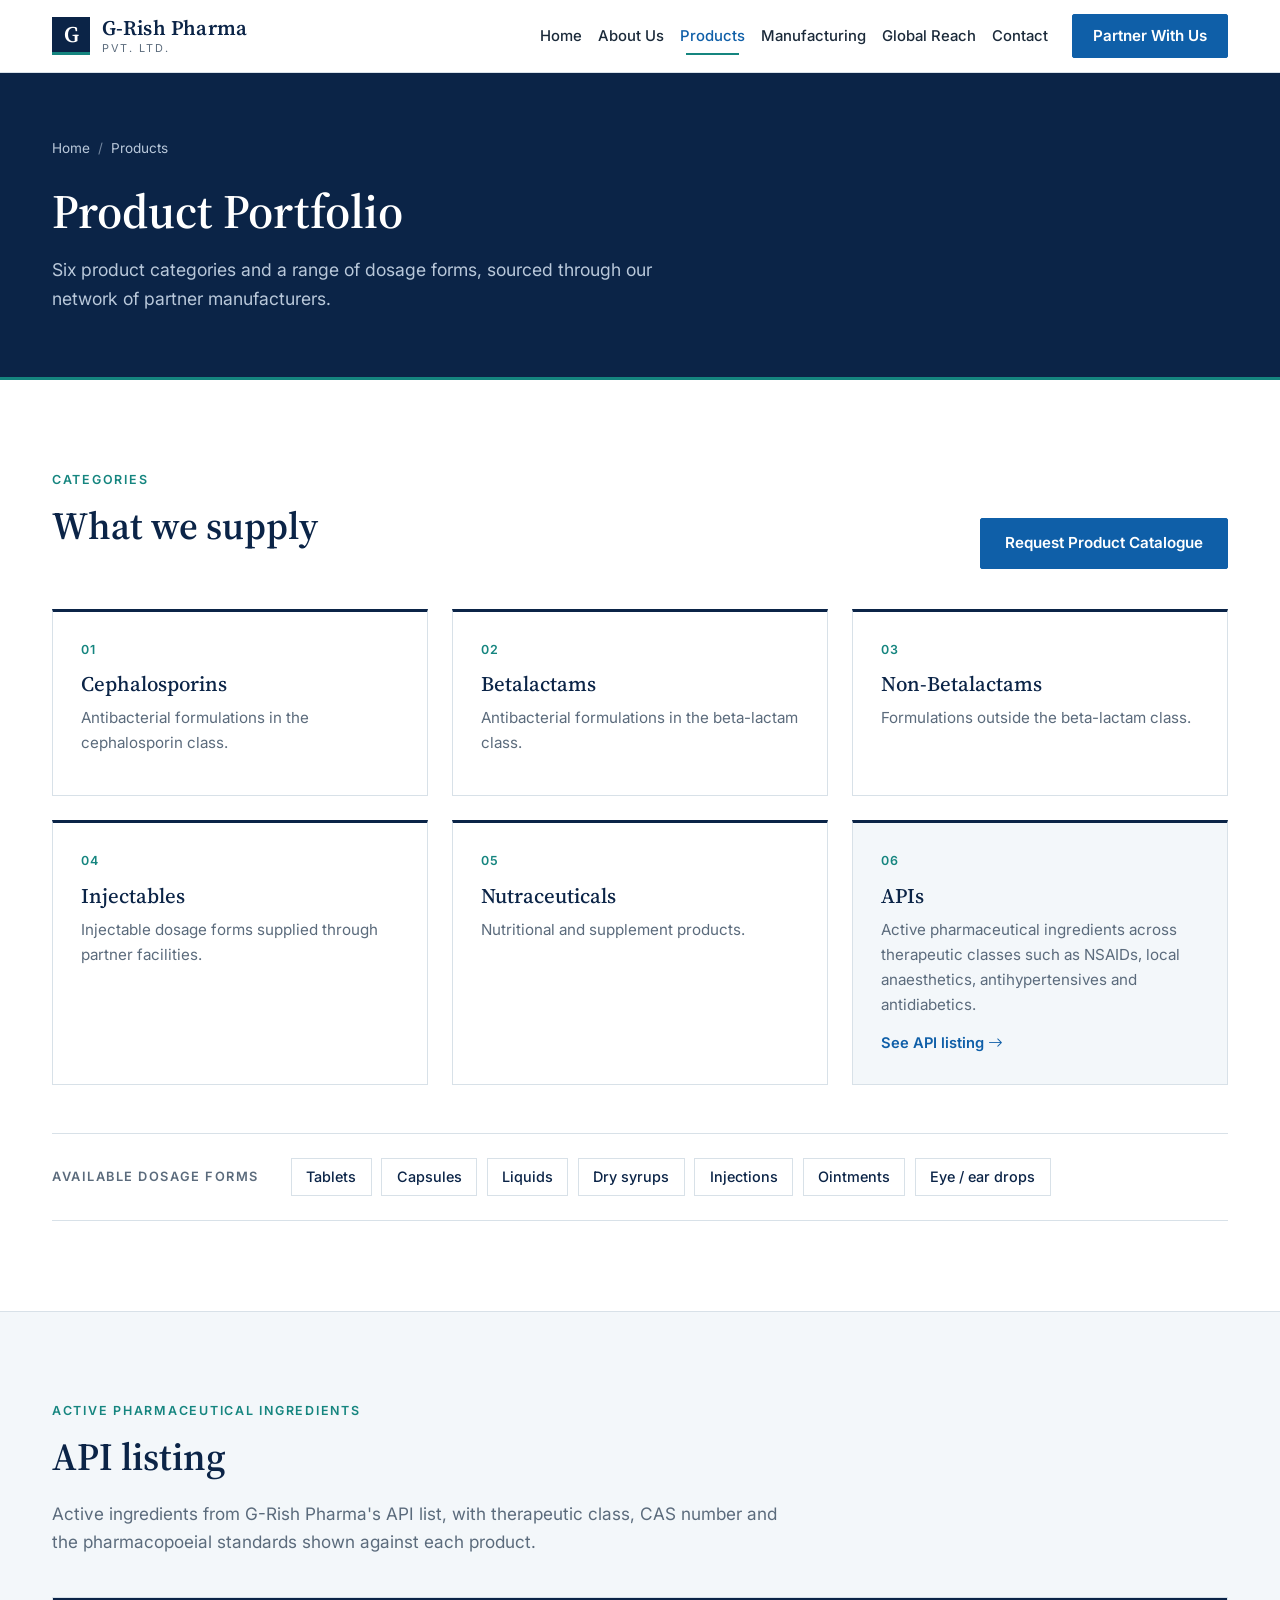
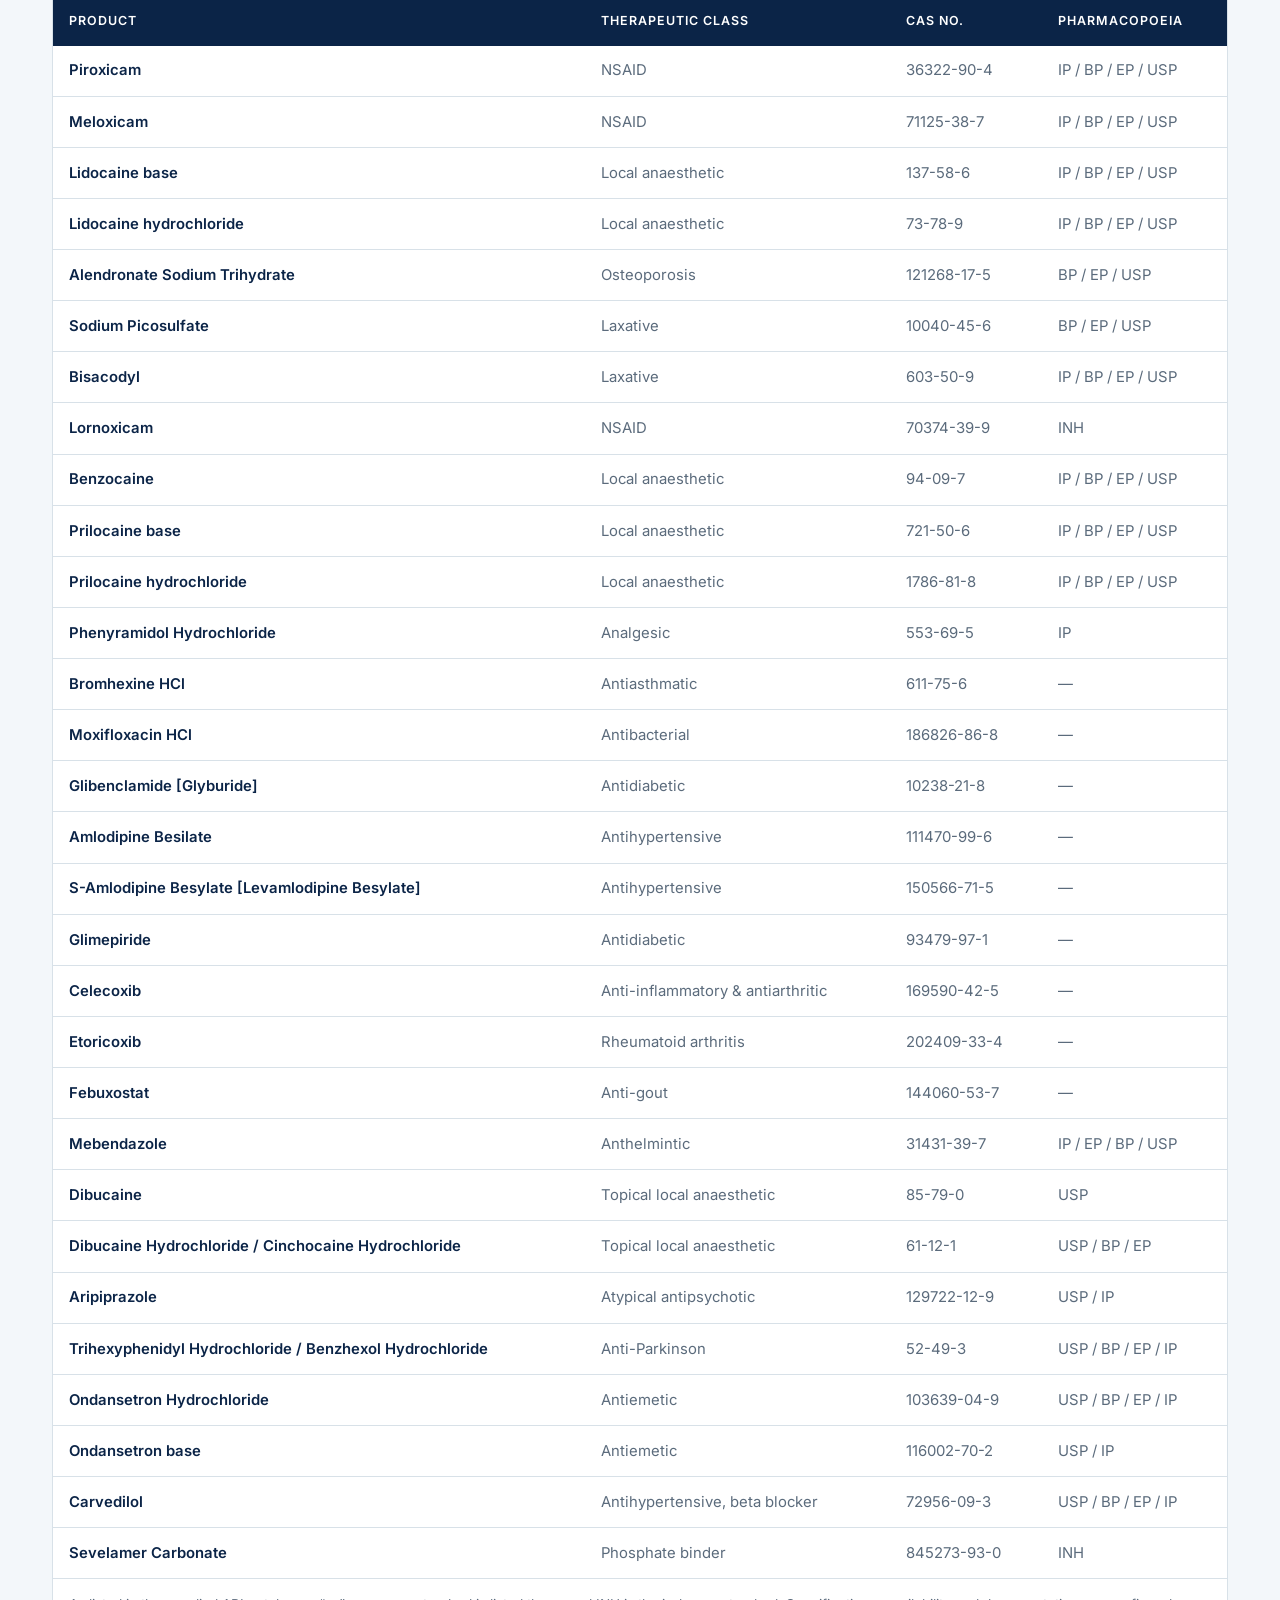
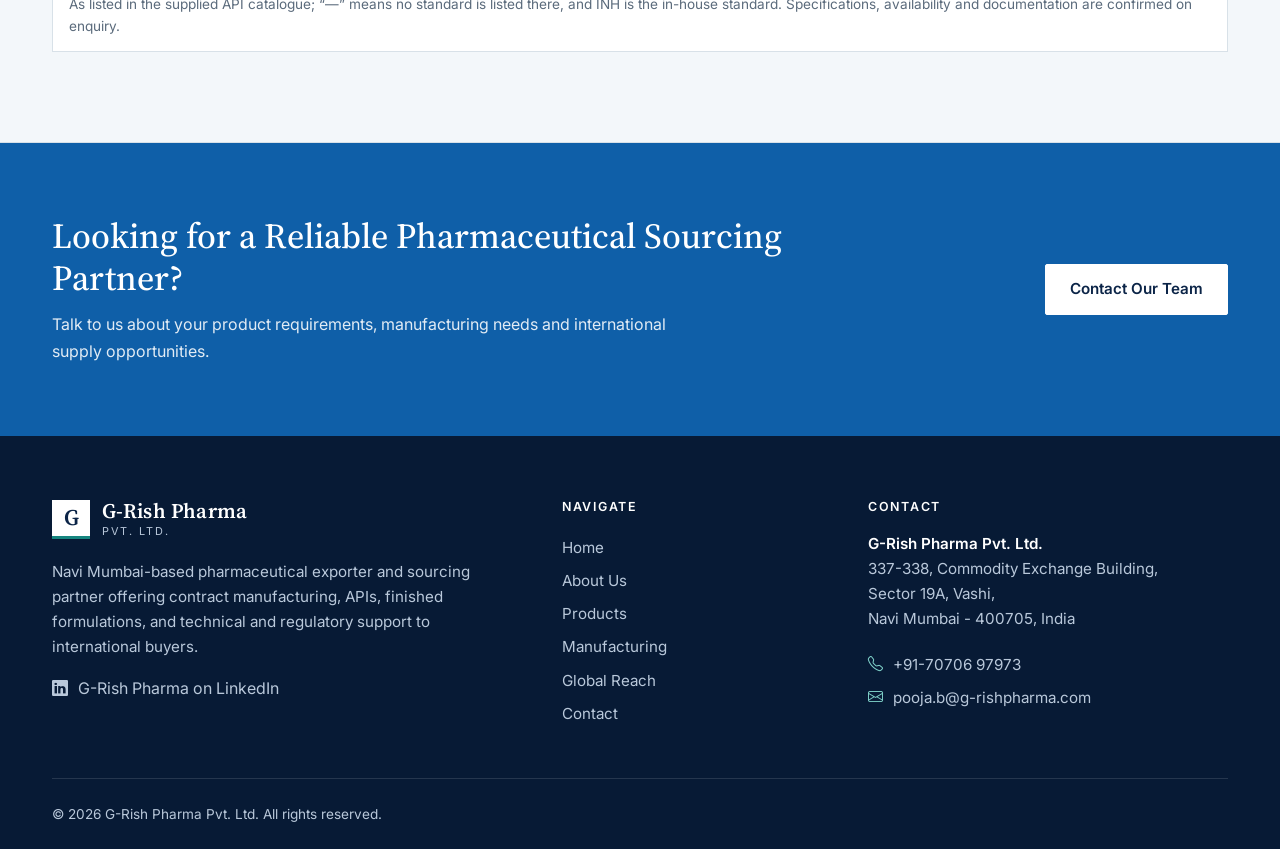
<file: products.html>
<!DOCTYPE html>
<html lang="en">
<head>
  <meta charset="UTF-8">
  <meta name="viewport" content="width=device-width, initial-scale=1">
  <title>Products | G-Rish Pharma Pvt. Ltd.</title>
  <meta name="description" content="Product categories from G-Rish Pharma: cephalosporins, betalactams, non-betalactams, injectables, nutraceuticals and APIs, with available dosage forms.">
  <meta name="theme-color" content="#0b2447">
  <meta property="og:type" content="website">
  <meta property="og:title" content="Products | G-Rish Pharma Pvt. Ltd.">
  <meta property="og:description" content="Product categories from G-Rish Pharma: cephalosporins, betalactams, non-betalactams, injectables, nutraceuticals and APIs, with available dosage forms.">
  <meta property="og:image" content="res/hero-global-network.jpg">
  <link rel="icon" href="data:image/svg+xml,%3Csvg xmlns='http://www.w3.org/2000/svg' viewBox='0 0 32 32'%3E%3Crect width='32' height='32' fill='%230b2447'/%3E%3Crect y='28' width='32' height='4' fill='%2315857f'/%3E%3Ctext x='16' y='23' font-family='Georgia,serif' font-size='20' font-weight='bold' text-anchor='middle' fill='white'%3EG%3C/text%3E%3C/svg%3E">
  <link rel="preconnect" href="https://fonts.googleapis.com">
  <link rel="preconnect" href="https://fonts.gstatic.com" crossorigin>
  <link href="https://fonts.googleapis.com/css2?family=Inter:wght@400;500;600&family=Source+Serif+4:opsz,wght@8..60,500;8..60,600&display=swap" rel="stylesheet">
  <link href="https://cdn.jsdelivr.net/npm/bootstrap@5.3.3/dist/css/bootstrap.min.css" rel="stylesheet">
  <link href="https://cdn.jsdelivr.net/npm/bootstrap-icons@1.11.3/font/bootstrap-icons.min.css" rel="stylesheet">
  <link href="css/grish.css" rel="stylesheet">
</head>
<body>
  <a class="skip-link" href="#main">Skip to content</a>
  <header class="site-header">
    <nav class="navbar navbar-expand-lg" aria-label="Primary">
      <div class="container">
        <a class="brand" href="index.html" aria-label="G-Rish Pharma Pvt. Ltd. home">
          <span class="brand__mark" aria-hidden="true">G</span>
          <span class="brand__text"><span class="brand__name">G-Rish Pharma</span><span class="brand__sub">Pvt. Ltd.</span></span>
        </a>
        <button class="navbar-toggler" type="button" data-bs-toggle="collapse" data-bs-target="#mainNav" aria-controls="mainNav" aria-expanded="false" aria-label="Toggle navigation">
          <span class="navbar-toggler-icon"></span>
        </button>
        <div class="collapse navbar-collapse" id="mainNav">
          <ul class="navbar-nav ms-lg-auto align-items-lg-center">
            <li class="nav-item"><a class="nav-link" href="index.html">Home</a></li>
            <li class="nav-item"><a class="nav-link" href="about.html">About Us</a></li>
            <li class="nav-item"><a class="nav-link is-active" aria-current="page" href="products.html">Products</a></li>
            <li class="nav-item"><a class="nav-link" href="manufacturing.html">Manufacturing</a></li>
            <li class="nav-item"><a class="nav-link" href="global-reach.html">Global Reach</a></li>
            <li class="nav-item"><a class="nav-link" href="contact.html">Contact</a></li>
            <li class="nav-item ms-lg-3 mt-3 mt-lg-0"><a class="btn btn-brand w-100" href="contact.html">Partner With Us</a></li>
          </ul>
        </div>
      </div>
    </nav>
  </header>

  <main id="main">
    <section class="page-hero" aria-labelledby="page-title">
      <div class="container">
        <nav aria-label="Breadcrumb"><ol class="crumbs"><li><a href="index.html">Home</a></li><li aria-current="page">Products</li></ol></nav>
        <h1 id="page-title" class="page-hero__title">Product Portfolio</h1>
        <p class="page-hero__lead">Six product categories and a range of dosage forms, sourced through our network of partner manufacturers.</p>
      </div>
    </section>
    <section class="section" aria-labelledby="prod-title">
      <div class="container">
        <div class="section__head section__head--split">
          <div><p class="eyebrow">Categories</p><h2 id="prod-title" class="section__title">What we supply</h2></div>
          <a class="btn btn-brand" href="mailto:pooja.b@g-rishpharma.com?subject=Product%20Catalogue%20Request&amp;body=Hello%20G-Rish%20Pharma%20team%2C%0A%0APlease%20share%20your%20product%20catalogue.%0A%0ACompany%3A%20%0ACountry%3A%20%0AProducts%20of%20interest%3A%20">Request Product Catalogue</a>
        </div>
        <div class="row g-4">
          <div class="col-md-6 col-lg-4"><article class="cat-card"><span class="cat-card__num">01</span><h3>Cephalosporins</h3><p>Antibacterial formulations in the cephalosporin class.</p></article></div>
          <div class="col-md-6 col-lg-4"><article class="cat-card"><span class="cat-card__num">02</span><h3>Betalactams</h3><p>Antibacterial formulations in the beta-lactam class.</p></article></div>
          <div class="col-md-6 col-lg-4"><article class="cat-card"><span class="cat-card__num">03</span><h3>Non-Betalactams</h3><p>Formulations outside the beta-lactam class.</p></article></div>
          <div class="col-md-6 col-lg-4"><article class="cat-card"><span class="cat-card__num">04</span><h3>Injectables</h3><p>Injectable dosage forms supplied through partner facilities.</p></article></div>
          <div class="col-md-6 col-lg-4"><article class="cat-card"><span class="cat-card__num">05</span><h3>Nutraceuticals</h3><p>Nutritional and supplement products.</p></article></div>
          <div class="col-md-6 col-lg-4"><article class="cat-card cat-card--feature"><span class="cat-card__num">06</span><h3>APIs</h3><p>Active pharmaceutical ingredients across therapeutic classes such as NSAIDs, local anaesthetics, antihypertensives and antidiabetics.</p><a class="text-link" href="#api-list">See API listing <i class="bi bi-arrow-right" aria-hidden="true"></i></a></article></div>
        </div>
        <div class="forms-band">
          <h3 class="forms-band__title">Available dosage forms</h3>
          <ul class="chip-list"><li>Tablets</li><li>Capsules</li><li>Liquids</li><li>Dry syrups</li><li>Injections</li><li>Ointments</li><li>Eye / ear drops</li></ul>
        </div>
      </div>
    </section>

    <section class="section section--surface" id="api-list" aria-labelledby="api-title">
      <div class="container">
        <div class="section__head"><p class="eyebrow">Active pharmaceutical ingredients</p><h2 id="api-title" class="section__title">API listing</h2>
          <p class="lead-text">Active ingredients from G-Rish Pharma's API list, with therapeutic class, CAS number and the pharmacopoeial standards shown against each product.</p></div>
        <div class="table-responsive api-wrap">
          <table class="table api-table align-middle mb-0">
            <caption>As listed in the supplied API catalogue; &ldquo;&mdash;&rdquo; means no standard is listed there, and INH is the in-house standard. Specifications, availability and documentation are confirmed on enquiry.</caption>
            <thead><tr><th scope="col">Product</th><th scope="col">Therapeutic class</th><th scope="col">CAS no.</th><th scope="col">Pharmacopoeia</th></tr></thead>
            <tbody>
                <tr><th scope="row">Piroxicam</th><td>NSAID</td><td>36322-90-4</td><td>IP / BP / EP / USP</td></tr>
                <tr><th scope="row">Meloxicam</th><td>NSAID</td><td>71125-38-7</td><td>IP / BP / EP / USP</td></tr>
                <tr><th scope="row">Lidocaine base</th><td>Local anaesthetic</td><td>137-58-6</td><td>IP / BP / EP / USP</td></tr>
                <tr><th scope="row">Lidocaine hydrochloride</th><td>Local anaesthetic</td><td>73-78-9</td><td>IP / BP / EP / USP</td></tr>
                <tr><th scope="row">Alendronate Sodium Trihydrate</th><td>Osteoporosis</td><td>121268-17-5</td><td>BP / EP / USP</td></tr>
                <tr><th scope="row">Sodium Picosulfate</th><td>Laxative</td><td>10040-45-6</td><td>BP / EP / USP</td></tr>
                <tr><th scope="row">Bisacodyl</th><td>Laxative</td><td>603-50-9</td><td>IP / BP / EP / USP</td></tr>
                <tr><th scope="row">Lornoxicam</th><td>NSAID</td><td>70374-39-9</td><td>INH</td></tr>
                <tr><th scope="row">Benzocaine</th><td>Local anaesthetic</td><td>94-09-7</td><td>IP / BP / EP / USP</td></tr>
                <tr><th scope="row">Prilocaine base</th><td>Local anaesthetic</td><td>721-50-6</td><td>IP / BP / EP / USP</td></tr>
                <tr><th scope="row">Prilocaine hydrochloride</th><td>Local anaesthetic</td><td>1786-81-8</td><td>IP / BP / EP / USP</td></tr>
                <tr><th scope="row">Phenyramidol Hydrochloride</th><td>Analgesic</td><td>553-69-5</td><td>IP</td></tr>
                <tr><th scope="row">Bromhexine HCl</th><td>Antiasthmatic</td><td>611-75-6</td><td>—</td></tr>
                <tr><th scope="row">Moxifloxacin HCl</th><td>Antibacterial</td><td>186826-86-8</td><td>—</td></tr>
                <tr><th scope="row">Glibenclamide [Glyburide]</th><td>Antidiabetic</td><td>10238-21-8</td><td>—</td></tr>
                <tr><th scope="row">Amlodipine Besilate</th><td>Antihypertensive</td><td>111470-99-6</td><td>—</td></tr>
                <tr><th scope="row">S-Amlodipine Besylate [Levamlodipine Besylate]</th><td>Antihypertensive</td><td>150566-71-5</td><td>—</td></tr>
                <tr><th scope="row">Glimepiride</th><td>Antidiabetic</td><td>93479-97-1</td><td>—</td></tr>
                <tr><th scope="row">Celecoxib</th><td>Anti-inflammatory &amp; antiarthritic</td><td>169590-42-5</td><td>—</td></tr>
                <tr><th scope="row">Etoricoxib</th><td>Rheumatoid arthritis</td><td>202409-33-4</td><td>—</td></tr>
                <tr><th scope="row">Febuxostat</th><td>Anti-gout</td><td>144060-53-7</td><td>—</td></tr>
                <tr><th scope="row">Mebendazole</th><td>Anthelmintic</td><td>31431-39-7</td><td>IP / EP / BP / USP</td></tr>
                <tr><th scope="row">Dibucaine</th><td>Topical local anaesthetic</td><td>85-79-0</td><td>USP</td></tr>
                <tr><th scope="row">Dibucaine Hydrochloride / Cinchocaine Hydrochloride</th><td>Topical local anaesthetic</td><td>61-12-1</td><td>USP / BP / EP</td></tr>
                <tr><th scope="row">Aripiprazole</th><td>Atypical antipsychotic</td><td>129722-12-9</td><td>USP / IP</td></tr>
                <tr><th scope="row">Trihexyphenidyl Hydrochloride / Benzhexol Hydrochloride</th><td>Anti-Parkinson</td><td>52-49-3</td><td>USP / BP / EP / IP</td></tr>
                <tr><th scope="row">Ondansetron Hydrochloride</th><td>Antiemetic</td><td>103639-04-9</td><td>USP / BP / EP / IP</td></tr>
                <tr><th scope="row">Ondansetron base</th><td>Antiemetic</td><td>116002-70-2</td><td>USP / IP</td></tr>
                <tr><th scope="row">Carvedilol</th><td>Antihypertensive, beta blocker</td><td>72956-09-3</td><td>USP / BP / EP / IP</td></tr>
                <tr><th scope="row">Sevelamer Carbonate</th><td>Phosphate binder</td><td>845273-93-0</td><td>INH</td></tr>
            </tbody>
          </table>
        </div>
      </div>
    </section>

    <section class="cta" aria-labelledby="cta-title">
      <div class="container">
        <div class="row align-items-center g-4">
          <div class="col-lg-8">
            <h2 id="cta-title" class="cta__title">Looking for a Reliable Pharmaceutical Sourcing Partner?</h2>
            <p class="cta__text">Talk to us about your product requirements, manufacturing needs and international supply opportunities.</p>
          </div>
          <div class="col-lg-4 text-lg-end">
            <a class="btn btn-light-brand" href="mailto:pooja.b@g-rishpharma.com?subject=Partnership%20enquiry%20-%20G-Rish%20Pharma&amp;body=Hello%20G-Rish%20Pharma%20team%2C%0A%0AI%20would%20like%20to%20discuss%3A%0A-%20Product%20requirements%3A%20%0A-%20Manufacturing%20needs%3A%20%0A-%20Target%20markets%3A%20%0A%0ACompany%3A%20%0AName%3A%20">Contact Our Team</a>
          </div>
        </div>
      </div>
    </section>
  </main>

  <footer class="site-footer">
    <div class="container">
      <div class="row g-5">
        <div class="col-lg-5">
          <a class="brand brand--light" href="index.html" aria-label="G-Rish Pharma Pvt. Ltd. home">
            <span class="brand__mark" aria-hidden="true">G</span>
            <span class="brand__text"><span class="brand__name">G-Rish Pharma</span><span class="brand__sub">Pvt. Ltd.</span></span>
          </a>
          <p class="footer__about">Navi Mumbai-based pharmaceutical exporter and sourcing partner offering contract manufacturing, APIs, finished formulations, and technical and regulatory support to international buyers.</p>
          <a class="footer__social" href="https://www.linkedin.com/company/g-rish-pharma-pvt-ltd/" target="_blank" rel="noopener"><i class="bi bi-linkedin" aria-hidden="true"></i> G-Rish Pharma on LinkedIn</a>
        </div>
        <div class="col-sm-6 col-lg-3">
          <h3 class="footer__title">Navigate</h3>
          <ul class="footer__links">
            <li><a href="index.html">Home</a></li>
            <li><a href="about.html">About Us</a></li>
            <li><a href="products.html">Products</a></li>
            <li><a href="manufacturing.html">Manufacturing</a></li>
            <li><a href="global-reach.html">Global Reach</a></li>
            <li><a href="contact.html">Contact</a></li>
          </ul>
        </div>
        <div class="col-sm-6 col-lg-4">
          <h3 class="footer__title">Contact</h3>
          <address class="footer__address">
            <strong>G-Rish Pharma Pvt. Ltd.</strong><br>
            337-338, Commodity Exchange Building,<br>
            Sector 19A, Vashi,<br>
            Navi Mumbai - 400705, India
          </address>
          <ul class="footer__links footer__links--contact">
            <li><i class="bi bi-telephone" aria-hidden="true"></i><a href="tel:+917070697973">+91-70706 97973</a></li>
            <li><i class="bi bi-envelope" aria-hidden="true"></i><a href="mailto:pooja.b@g-rishpharma.com">pooja.b@g-rishpharma.com</a></li>
          </ul>
        </div>
      </div>
      <div class="footer__bottom"><p>&copy; <span id="year">2026</span> G-Rish Pharma Pvt. Ltd. All rights reserved.</p></div>
    </div>
  </footer>

  <script src="https://cdn.jsdelivr.net/npm/bootstrap@5.3.3/dist/js/bootstrap.bundle.min.js"></script>
  <script src="js/main.js"></script>
</body>
</html>
</file>
<file: css/grish.css>
/* Universal */
:root {
  --color-primary: #0b2447;        /* deep navy */
  --color-primary-dark: #071a35;
  --color-secondary: #0f5fa8;      /* pharmaceutical blue */
  --color-secondary-dark: #0b4b87;
  --color-accent: #15857f;         /* restrained teal */
  --color-accent-light: #7fd1c9;   /* teal for dark backgrounds */
  --color-text: #1b2a3a;
  --color-muted: #5b6b7c;
  --color-surface: #f3f7fa;
  --color-white: #ffffff;
  --color-border: #d8e1e8;
  --color-on-dark: #ffffff;
  --color-on-dark-muted: #b9c8da;

  --font-heading: "Source Serif 4", Georgia, "Times New Roman", serif;
  --font-body: "Inter", system-ui, -apple-system, "Segoe UI", Roboto, Arial, sans-serif;

  --container-width: 1200px;
  --header-height: 72px;
  --radius: 2px;
  --section-space: clamp(3.5rem, 7vw, 6.5rem);
  --transition: 0.2s ease;
}

/* BASE */
html { scroll-behavior: smooth; scroll-padding-top: var(--header-height); }
body {
  font-family: var(--font-body);
  color: var(--color-text);
  background: var(--color-white);
  line-height: 1.65;
  -webkit-font-smoothing: antialiased;
  overflow-x: hidden;
}
img { max-width: 100%; height: auto; display: block; }
h1, h2, h3 { font-family: var(--font-heading); color: var(--color-primary); line-height: 1.2; }
h3 { font-size: 1.15rem; }
a { color: var(--color-secondary); }
a:hover { color: var(--color-secondary-dark); }
:focus-visible { outline: 3px solid var(--color-accent); outline-offset: 2px; }

.skip-link {
  position: absolute; left: 1rem; top: -4rem; z-index: 2000;
  background: var(--color-primary); color: var(--color-white);
  padding: 0.6rem 1rem; transition: top var(--transition);
}
.skip-link:focus { top: 1rem; color: var(--color-white); }

@media (prefers-reduced-motion: reduce) {
  html { scroll-behavior: auto; }
  *, *::before, *::after { transition: none; animation: none; }
}

/* LAYOUT */
.container { max-width: var(--container-width); }
.section { padding-block: var(--section-space); }
.section--surface { background: var(--color-surface); border-block: 1px solid var(--color-border); }
.section__head { max-width: 46rem; margin-bottom: 2.5rem; }
.section__head--split {
  max-width: none; display: flex; flex-wrap: wrap;
  align-items: flex-end; justify-content: space-between; gap: 1.25rem;
}
.section__head--split > div { max-width: 46rem; }

/* COMPONENTS  */
/* Eyebrow + titles */
.eyebrow {
  font-size: 0.78rem; font-weight: 600; letter-spacing: 0.14em; text-transform: uppercase;
  color: var(--color-accent); margin-bottom: 0.75rem;
}
.eyebrow--on-dark { color: var(--color-accent-light); }
.section__title { font-size: clamp(1.75rem, 3.2vw, 2.4rem); font-weight: 600; margin-bottom: 1.25rem; }
.section__title--light { color: var(--color-on-dark); }
.lead-text { font-size: 1.075rem; color: var(--color-muted); }

/* Buttons */
.btn { border-radius: var(--radius); font-weight: 600; font-size: 0.95rem; padding: 0.8rem 1.5rem; transition: background-color var(--transition), color var(--transition), border-color var(--transition); }
.btn-brand { background: var(--color-secondary); border: 1px solid var(--color-secondary); color: var(--color-white); }
.btn-brand:hover, .btn-brand:focus-visible { background: var(--color-primary); border-color: var(--color-primary); color: var(--color-white); }
.btn-outline-brand { background: transparent; border: 1px solid var(--color-secondary); color: var(--color-secondary); }
.btn-outline-brand:hover { background: var(--color-secondary); color: var(--color-white); }
.btn-light-brand { background: var(--color-white); border: 1px solid var(--color-white); color: var(--color-primary); }
.btn-light-brand:hover { background: var(--color-surface); border-color: var(--color-surface); color: var(--color-primary); }
.btn-outline-light-brand { background: transparent; border: 1px solid rgba(255, 255, 255, 0.7); color: var(--color-white); }
.btn-outline-light-brand:hover { background: var(--color-white); color: var(--color-primary); }

.text-link { font-weight: 600; font-size: 0.92rem; text-decoration: none; }
.text-link:hover { text-decoration: underline; }

/* Brand wordmark */
.brand { display: inline-flex; align-items: center; gap: 0.7rem; text-decoration: none; }
.brand__mark {
  width: 2.4rem; height: 2.4rem; display: grid; place-items: center;
  background: var(--color-primary); color: var(--color-white);
  font-family: var(--font-heading); font-weight: 600; font-size: 1.4rem;
  border-bottom: 3px solid var(--color-accent);
}
.brand__text { display: flex; flex-direction: column; line-height: 1.1; }
.brand__name { font-family: var(--font-heading); font-weight: 600; font-size: 1.3rem; color: var(--color-primary); letter-spacing: 0.01em; }
.brand__sub { font-size: 0.68rem; letter-spacing: 0.18em; text-transform: uppercase; color: var(--color-muted); margin-top: 0.2rem; }
.brand--light .brand__mark { background: var(--color-white); color: var(--color-primary); }
.brand--light .brand__name { color: var(--color-white); }
.brand--light .brand__sub { color: var(--color-on-dark-muted); }

/* Icon tile */
.icon-tile {
  width: 3rem; height: 3rem; display: inline-grid; place-items: center;
  border: 1px solid var(--color-border); color: var(--color-secondary);
  font-size: 1.4rem; margin-bottom: 1.25rem; background: var(--color-white);
}

/* Product category card */
.cat-card {
  height: 100%; padding: 1.75rem; background: var(--color-white);
  border: 1px solid var(--color-border); border-top: 3px solid var(--color-primary);
  transition: border-color var(--transition), box-shadow var(--transition);
}
.cat-card:hover { border-top-color: var(--color-accent); box-shadow: 0 6px 20px rgba(11, 36, 71, 0.08); }
.cat-card__num { display: block; font-size: 0.78rem; font-weight: 600; letter-spacing: 0.1em; color: var(--color-accent); margin-bottom: 0.75rem; }
.cat-card h3 { font-size: 1.3rem; margin-bottom: 0.5rem; }
.cat-card p { color: var(--color-muted); margin-bottom: 0.75rem; font-size: 0.95rem; }
.cat-card--feature { background: var(--color-surface); }

/* Chips */
.chip-list { list-style: none; display: flex; flex-wrap: wrap; gap: 0.6rem; padding: 0; margin: 0; }
.chip-list li { padding: 0.4rem 0.9rem; border: 1px solid var(--color-border); background: var(--color-white); font-size: 0.9rem; font-weight: 500; color: var(--color-primary); }

/* Note */
.note { display: flex; gap: 0.7rem; padding: 1rem 1.1rem; background: var(--color-white); border: 1px solid var(--color-border); border-left: 3px solid var(--color-accent); color: var(--color-muted); font-size: 0.95rem; }
.note .bi { color: var(--color-accent); font-size: 1.1rem; line-height: 1.5; }

/* SECTIONS */
/* Header */
.site-header { position: sticky; top: 0; z-index: 1030; background: var(--color-white); border-bottom: 1px solid var(--color-border); }
.site-header .navbar { min-height: var(--header-height); padding-block: 0.5rem; }
.site-header .nav-link { color: var(--color-text); font-weight: 500; font-size: 0.93rem; padding: 0.5rem 0.85rem; position: relative; }
.site-header .nav-link:hover, .site-header .nav-link.is-active { color: var(--color-secondary); }
@media (min-width: 992px) {
  .site-header .nav-link::after { content: ""; position: absolute; left: 0.85rem; right: 0.85rem; bottom: 0.1rem; height: 2px; background: var(--color-accent); transform: scaleX(0); transition: transform var(--transition); }
  .site-header .nav-link.is-active::after, .site-header .nav-link:hover::after { transform: scaleX(1); }
}
@media (max-width: 991.98px) {
  .site-header .navbar-collapse { padding: 0.75rem 0 1.25rem; border-top: 1px solid var(--color-border); margin-top: 0.5rem; }
}
.navbar-toggler { border-color: var(--color-border); border-radius: var(--radius); }
.navbar-toggler:focus { box-shadow: 0 0 0 3px var(--color-accent-light); }
.site-header .btn-brand { padding: 0.6rem 1.25rem; }

/* Hero */
.hero { position: relative; background: var(--color-primary); color: var(--color-on-dark); overflow: hidden; }
.hero__content { padding-block: clamp(3rem, 7vw, 6rem) clamp(2.5rem, 5vw, 4rem); }
.hero__title { font-size: clamp(2.2rem, 5vw, 3.6rem); font-weight: 600; color: var(--color-on-dark); margin-bottom: 1.25rem; }
.hero__lead { font-size: 1.1rem; color: var(--color-on-dark-muted); max-width: 34rem; margin-bottom: 2rem; }
.hero__facts { display: grid; grid-template-columns: repeat(3, 1fr); gap: 1rem; margin: 3rem 0 0; padding-top: 1.5rem; border-top: 1px solid rgba(255, 255, 255, 0.2); }
.hero__facts dt { font-size: 0.7rem; font-weight: 600; letter-spacing: 0.12em; text-transform: uppercase; color: var(--color-accent-light); }
.hero__facts dd { margin: 0.2rem 0 0; font-size: 0.9rem; color: var(--color-on-dark); }
.hero__media { aspect-ratio: 16 / 9; border-top: 3px solid var(--color-accent); }
.hero__media img { width: 100%; height: 100%; object-fit: cover; }
@media (max-width: 575.98px) { .hero__facts { grid-template-columns: 1fr; gap: 0.75rem; } }
@media (min-width: 992px) {
  .hero__media { position: absolute; inset: 0 0 0 56%; aspect-ratio: auto; border-top: 0; border-left: 3px solid var(--color-accent); }
  .hero .row { min-height: 34rem; align-items: center; }
}

/* About */
.check-list { list-style: none; padding: 0; margin: 2rem 0 0; border-top: 1px solid var(--color-border); }
.check-list li { display: flex; gap: 1.25rem; padding: 1.1rem 0; border-bottom: 1px solid var(--color-border); }
.check-list__num { font-family: var(--font-heading); font-size: 1.4rem; color: var(--color-accent); min-width: 2.2rem; line-height: 1.2; }
.check-list h3 { font-size: 1.05rem; margin: 0 0 0.2rem; }
.check-list p { margin: 0; color: var(--color-muted); font-size: 0.95rem; }
.media-frame { margin: 0; border: 1px solid var(--color-border); background: var(--color-white); }
.media-frame img { width: 100%; aspect-ratio: 4 / 3; object-fit: cover; }
.media-frame figcaption { padding: 0.75rem 1rem; font-size: 0.85rem; color: var(--color-muted); border-top: 1px solid var(--color-border); }

/* Capabilities */
.grid-panel { display: grid; grid-template-columns: 1fr; border-top: 1px solid var(--color-border); border-left: 1px solid var(--color-border); background: var(--color-white); }
.grid-panel__item { padding: 2rem 1.75rem; border-right: 1px solid var(--color-border); border-bottom: 1px solid var(--color-border); transition: background-color var(--transition); }
.grid-panel__item:hover { background: var(--color-surface); }
.grid-panel__item h3 { font-size: 1.2rem; margin-bottom: 0.5rem; }
.grid-panel__item p { margin: 0; color: var(--color-muted); font-size: 0.95rem; }
@media (min-width: 768px) { .grid-panel { grid-template-columns: repeat(2, 1fr); } }
@media (min-width: 992px) { .grid-panel { grid-template-columns: repeat(3, 1fr); } }

/* Products */
.forms-band { margin-top: 3rem; padding: 1.5rem 0; border-block: 1px solid var(--color-border); display: flex; flex-wrap: wrap; align-items: center; gap: 1rem 2rem; }
.forms-band__title { font-family: var(--font-body); font-size: 0.8rem; letter-spacing: 0.12em; text-transform: uppercase; color: var(--color-muted); margin: 0; font-weight: 600; }
.api-list { margin-top: 3rem; }
.api-list__title { font-size: 1.35rem; margin-bottom: 1rem; }
.api-table { --bs-table-bg: transparent; border: 1px solid var(--color-border); font-size: 0.93rem; }
.api-table thead th { background: var(--color-primary); color: var(--color-white); font-weight: 600; font-size: 0.78rem; letter-spacing: 0.08em; text-transform: uppercase; border: 0; padding: 0.85rem 1rem; white-space: nowrap; }
.api-table td, .api-table tbody th { padding: 0.8rem 1rem; border-color: var(--color-border); }
.api-table tbody th { font-weight: 600; color: var(--color-primary); }
.api-table tbody tr:hover > * { background: var(--color-surface); }
.api-table td { color: var(--color-muted); white-space: nowrap; }
.api-table caption { caption-side: bottom; padding: 0.85rem 0 0; font-size: 0.85rem; color: var(--color-muted); }

/* Manufacturing */
.region-panel { background: var(--color-white); border: 1px solid var(--color-border); border-top: 3px solid var(--color-primary); padding: 2rem; }
.region-panel__title { font-size: 1.2rem; margin-bottom: 1rem; }
.region-list { list-style: none; margin: 0; padding: 0; }
.region-list li { display: flex; align-items: center; gap: 0.85rem; padding: 1rem 0; border-top: 1px solid var(--color-border); font-weight: 500; color: var(--color-primary); }
.region-list .bi { color: var(--color-accent); font-size: 1.15rem; }

/* Global reach */
.global { position: relative; background: var(--color-primary); color: var(--color-on-dark); padding-block: var(--section-space); overflow: hidden; }
.global__bg { position: absolute; inset: 0; width: 100%; height: 100%; object-fit: cover; }
.global::before { content: ""; position: absolute; inset: 0; background: var(--color-primary); opacity: 0.84; z-index: 1; }
.global .container { position: relative; z-index: 2; }
.global__text { color: var(--color-on-dark-muted); font-size: 1.075rem; max-width: 34rem; }
.global__points { list-style: none; padding: 0; margin: 1.75rem 0 0; }
.global__points li { display: flex; align-items: center; gap: 0.7rem; padding: 0.55rem 0; font-weight: 500; }
.global__points .bi { color: var(--color-accent-light); font-size: 1.2rem; }

/* CTA */
.cta { background: var(--color-secondary); color: var(--color-on-dark); padding-block: clamp(3rem, 6vw, 4.5rem); }
.cta__title { font-size: clamp(1.6rem, 3vw, 2.2rem); color: var(--color-on-dark); margin-bottom: 0.75rem; }
.cta__text { margin: 0; color: rgba(255, 255, 255, 0.88); max-width: 40rem; }
@media (max-width: 991.98px) { .cta .btn { width: 100%; } }

/* Footer */
.site-footer { background: var(--color-primary-dark); color: var(--color-on-dark-muted); padding-top: clamp(3rem, 5vw, 4.5rem); }
.site-footer a { color: var(--color-on-dark-muted); text-decoration: none; transition: color var(--transition); }
.site-footer a:hover { color: var(--color-white); text-decoration: underline; }
.footer__about { margin: 1.25rem 0 1rem; max-width: 28rem; font-size: 0.95rem; }
.footer__social .bi { margin-right: 0.35rem; }
.footer__title { font-family: var(--font-body); font-size: 0.78rem; font-weight: 600; letter-spacing: 0.14em; text-transform: uppercase; color: var(--color-white); margin-bottom: 1rem; }
.footer__links { list-style: none; padding: 0; margin: 0; }
.footer__links li { padding: 0.25rem 0; font-size: 0.95rem; }
.footer__links--contact li { display: flex; gap: 0.6rem; align-items: baseline; }
.footer__links--contact .bi { color: var(--color-accent-light); }
.footer__address { font-style: normal; font-size: 0.95rem; margin-bottom: 1rem; }
.footer__address strong { color: var(--color-white); font-weight: 600; }
.footer__bottom { margin-top: 3rem; padding-block: 1.5rem; border-top: 1px solid rgba(255, 255, 255, 0.12); font-size: 0.85rem; }
.footer__bottom p { margin: 0; }
.footer__links--contact a { overflow-wrap: anywhere; }

/* INNER PAGES */
.page-hero { background: var(--color-primary); color: var(--color-on-dark); padding-block: clamp(2.5rem, 5vw, 4.5rem); border-bottom: 3px solid var(--color-accent); }
.page-hero__title { font-size: clamp(2rem, 4.5vw, 3rem); font-weight: 600; color: var(--color-on-dark); margin-bottom: 0.9rem; }
.page-hero__lead { font-size: 1.1rem; color: var(--color-on-dark-muted); max-width: 40rem; margin: 0; }
.crumbs { list-style: none; display: flex; flex-wrap: wrap; gap: 0.5rem; padding: 0; margin: 0 0 1.5rem; font-size: 0.85rem; color: var(--color-on-dark-muted); }
.crumbs li + li::before { content: "/"; margin-right: 0.5rem; opacity: 0.6; }
.crumbs a { color: var(--color-on-dark-muted); text-decoration: none; }
.crumbs a:hover { color: var(--color-white); text-decoration: underline; }
.global--page { padding-block: clamp(3rem, 6vw, 5.5rem); border-bottom: 3px solid var(--color-accent); }
.global--page .page-hero__title { margin-bottom: 1.25rem; }
.address-block { font-style: normal; font-size: 1.05rem; color: var(--color-muted); }
.address-block strong { color: var(--color-primary); }
.grid-panel--two { max-width: 52rem; }
@media (min-width: 992px) { .grid-panel--two { grid-template-columns: repeat(2, 1fr); } }
.api-wrap { border: 1px solid var(--color-border); background: var(--color-white); }
.api-wrap .api-table { border: 0; }
.api-table caption { padding-inline: 1rem; padding-bottom: 0.85rem; }

/* Contact */
.contact-list { list-style: none; padding: 0; margin: 1.5rem 0 0; border-top: 1px solid var(--color-border); }
.contact-list li { display: flex; gap: 1rem; align-items: flex-start; padding: 1.1rem 0; border-bottom: 1px solid var(--color-border); }
.contact-list .bi { color: var(--color-accent); font-size: 1.25rem; line-height: 1.5; }
.contact-list address { margin: 0; font-style: normal; color: var(--color-text); }
.contact-list a { overflow-wrap: anywhere; font-weight: 500; }
.enquiry { background: var(--color-surface); border: 1px solid var(--color-border); border-top: 3px solid var(--color-primary); padding: clamp(1.25rem, 3vw, 2.25rem); }
.enquiry__title { font-size: 1.4rem; margin-bottom: 0.4rem; }
.enquiry__note { color: var(--color-muted); font-size: 0.92rem; margin-bottom: 1.5rem; }
.enquiry .form-label { font-size: 0.85rem; font-weight: 600; color: var(--color-primary); margin-bottom: 0.3rem; }
.enquiry .form-control, .enquiry .form-select { border-radius: var(--radius); border-color: var(--color-border); padding: 0.65rem 0.85rem; }
.enquiry .form-control:focus, .enquiry .form-select:focus { border-color: var(--color-secondary); box-shadow: 0 0 0 3px rgba(15, 95, 168, 0.18); }
.enquiry .is-invalid { border-color: #b3261e; }
.form-error { color: #b3261e; font-size: 0.9rem; font-weight: 500; margin-bottom: 0.75rem; }
</file>
